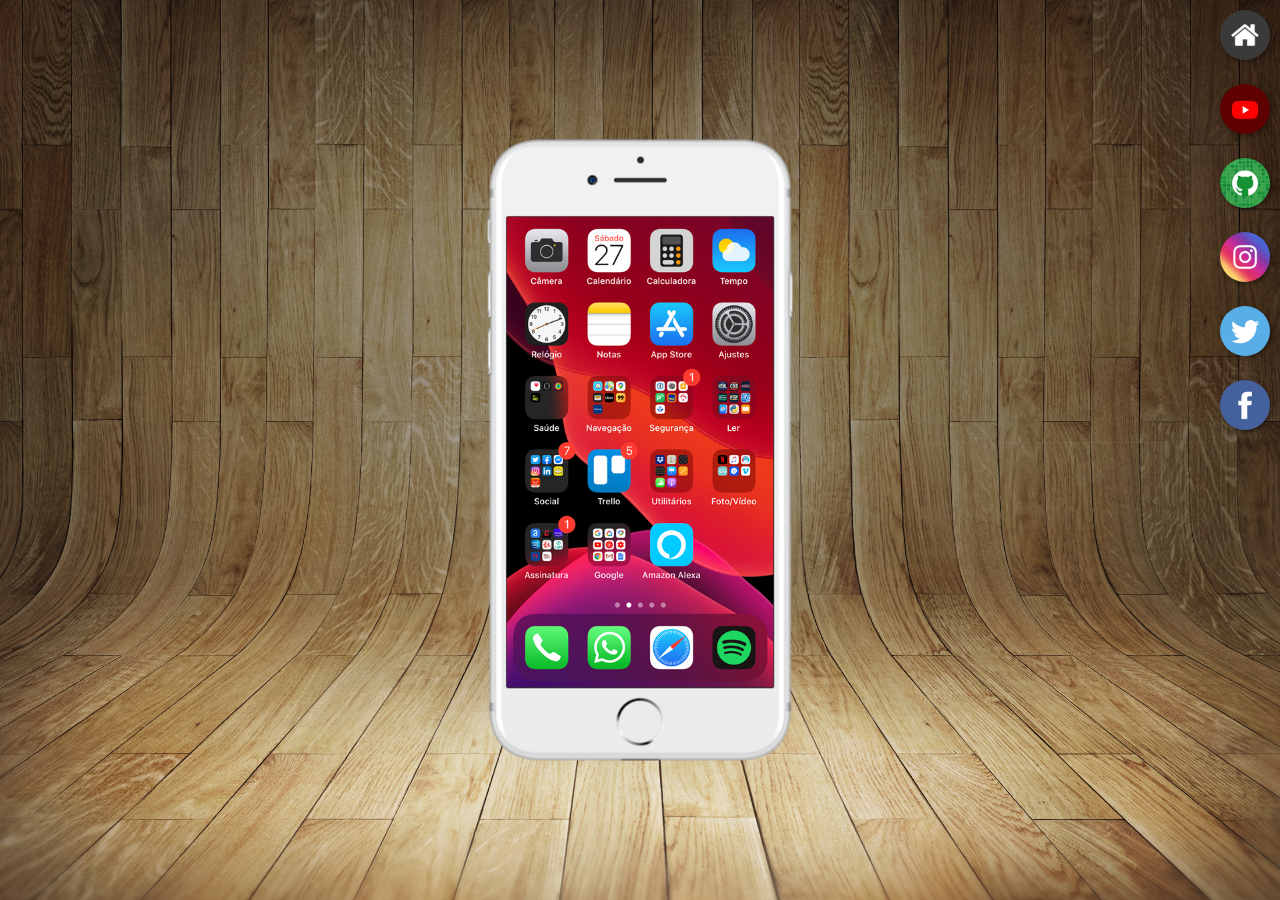
<file: index.html>
<!DOCTYPE html>
<html lang="pt-br">
<head>
    <meta charset="UTF-8">
    <meta http-equiv="X-UA-Compatible" content="IE=edge">
    <meta name="viewport" content="width=device-width, initial-scale=1.0">
    <link rel="shortcut icon" href="favicon.ico" type="image/x-icon">

    <link rel="stylesheet" href="estilo/style.css">
    <title>Projeto Redes Sociais</title>
    
</head>
<body>
    <main>
        <section id="telefone">
            <iframe src="home.html" name="tela" id="tela" frameborder="0">
                Seu navegador não é compativel com isso.
            </iframe>
        </section>
        <section id="redes-sociais">
            <a href="home.html" target="tela"><img src="imagens/logo-home.jpg" alt="home"></a> <br>
            <a href="youtube.html" target="tela"><img src="imagens/logo-youtube.jpg" alt="youtube"></a> <br>
            <a href="github.html" target="tela"><img src="imagens/logo-github.jpg" alt="github"></a> <br>
            <a href="instagram.html" target="tela"><img src="imagens/logo-instagram.jpg" alt="intagram"></a> <br>
            <a href="twiter.html" target="tela"><img src="imagens/logo-twitter.jpg" alt="twiter"></a> <br>
            <a href="facebook.html" target="tela"><img src="imagens/logo-facebook.jpg" alt="facebook"></a>
        </section>
    </main>
</body>
</html>
</file>
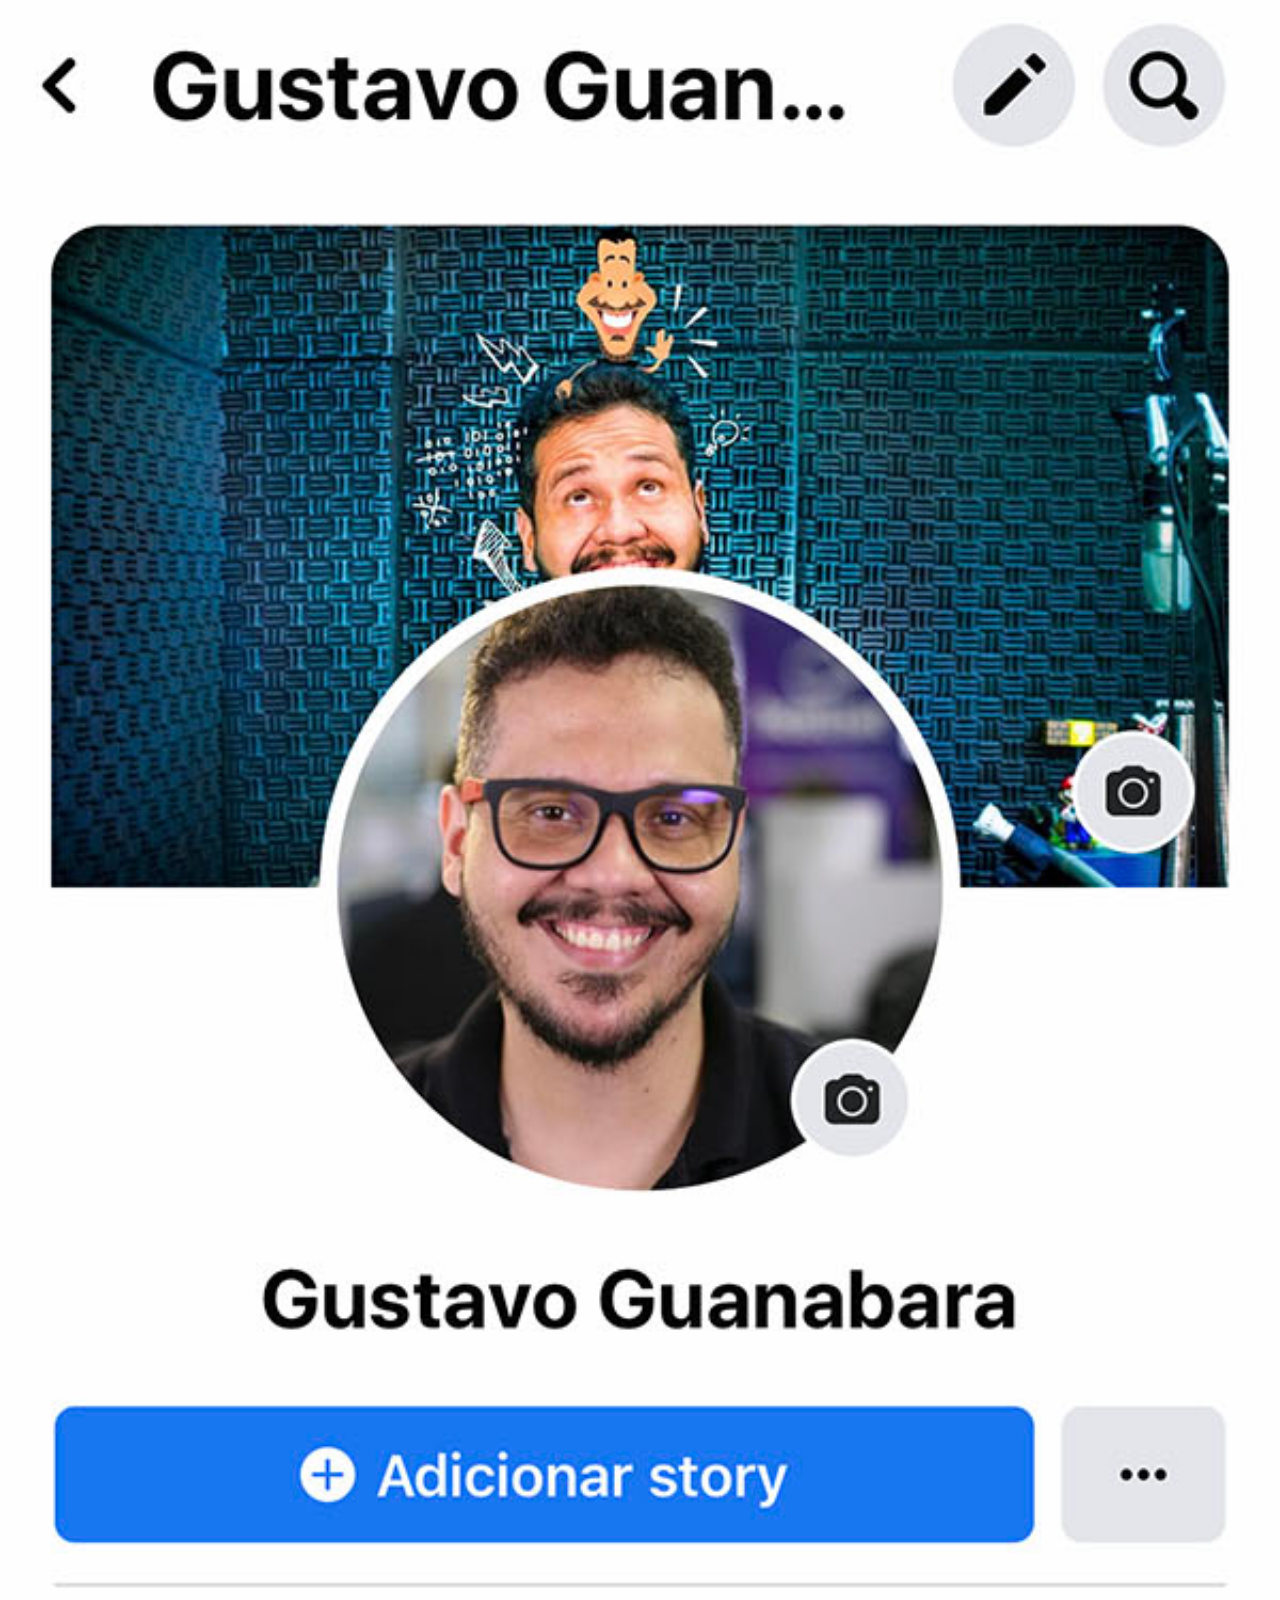
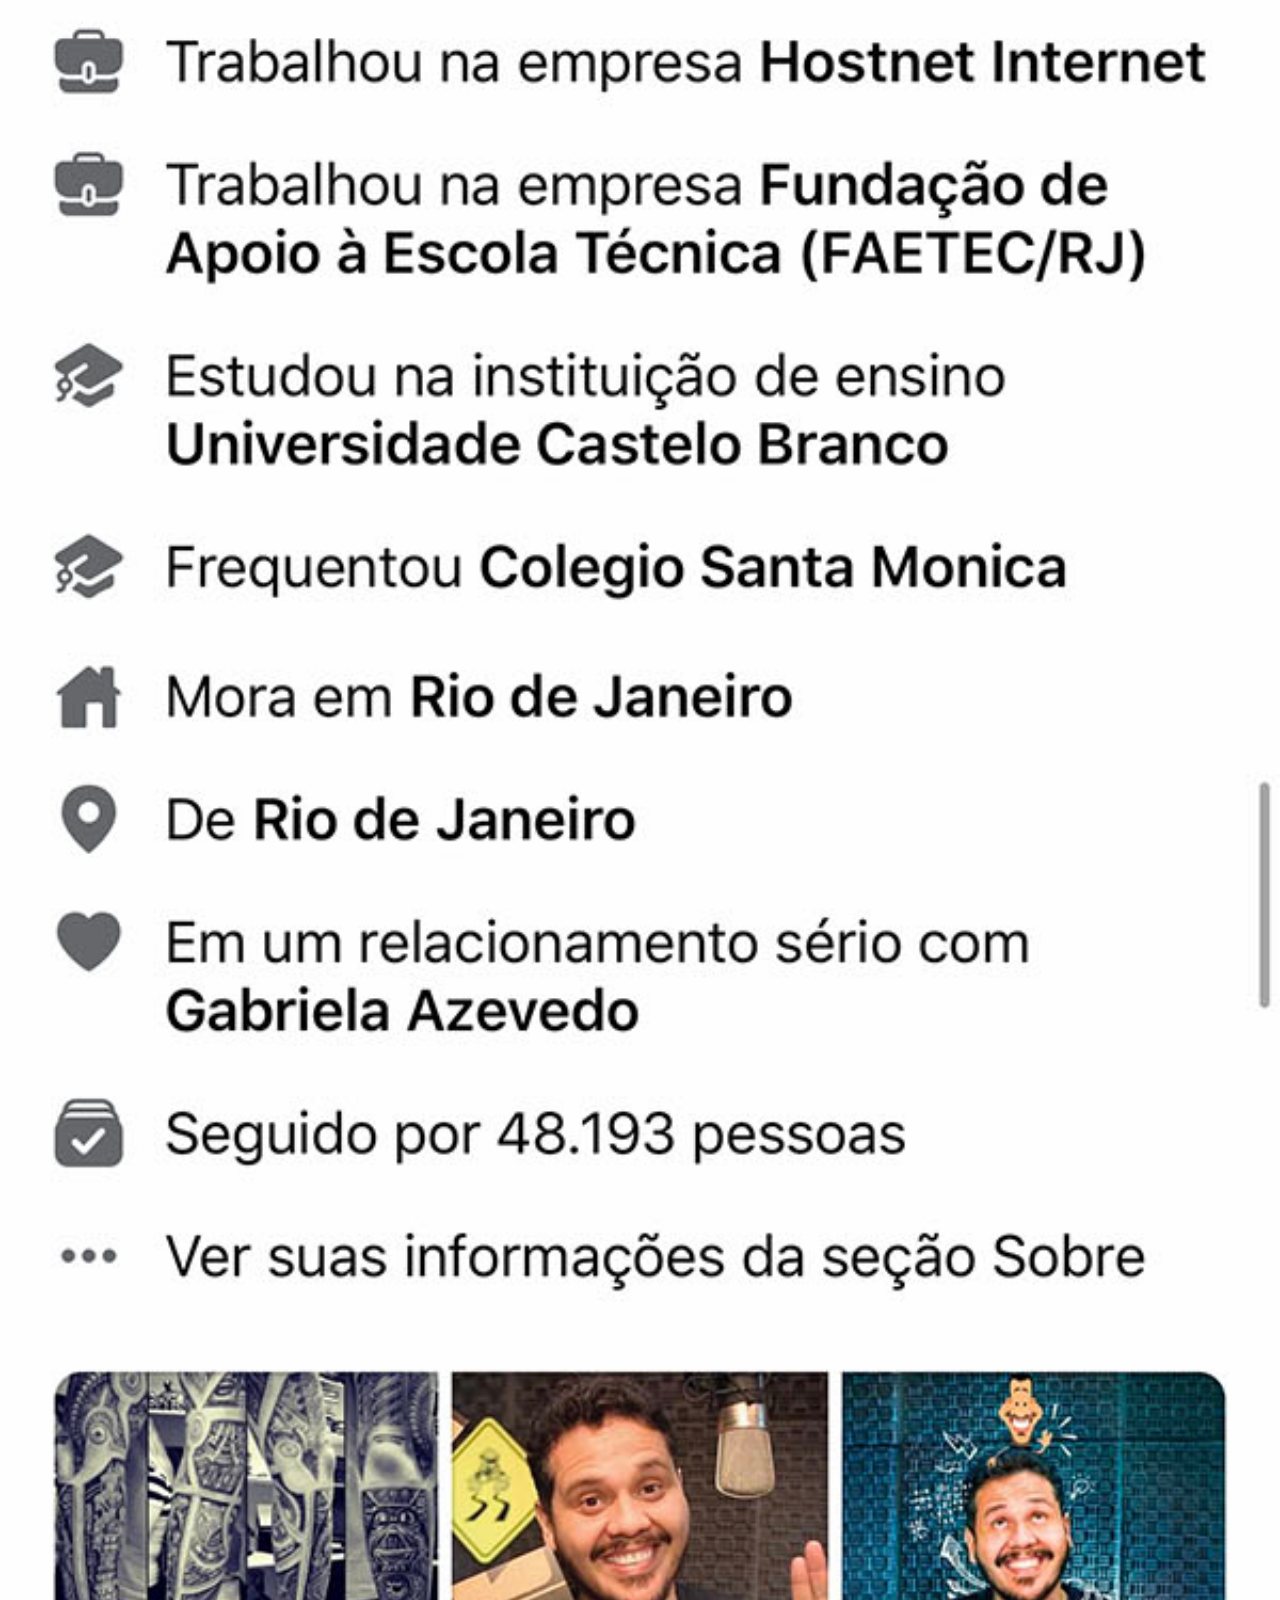
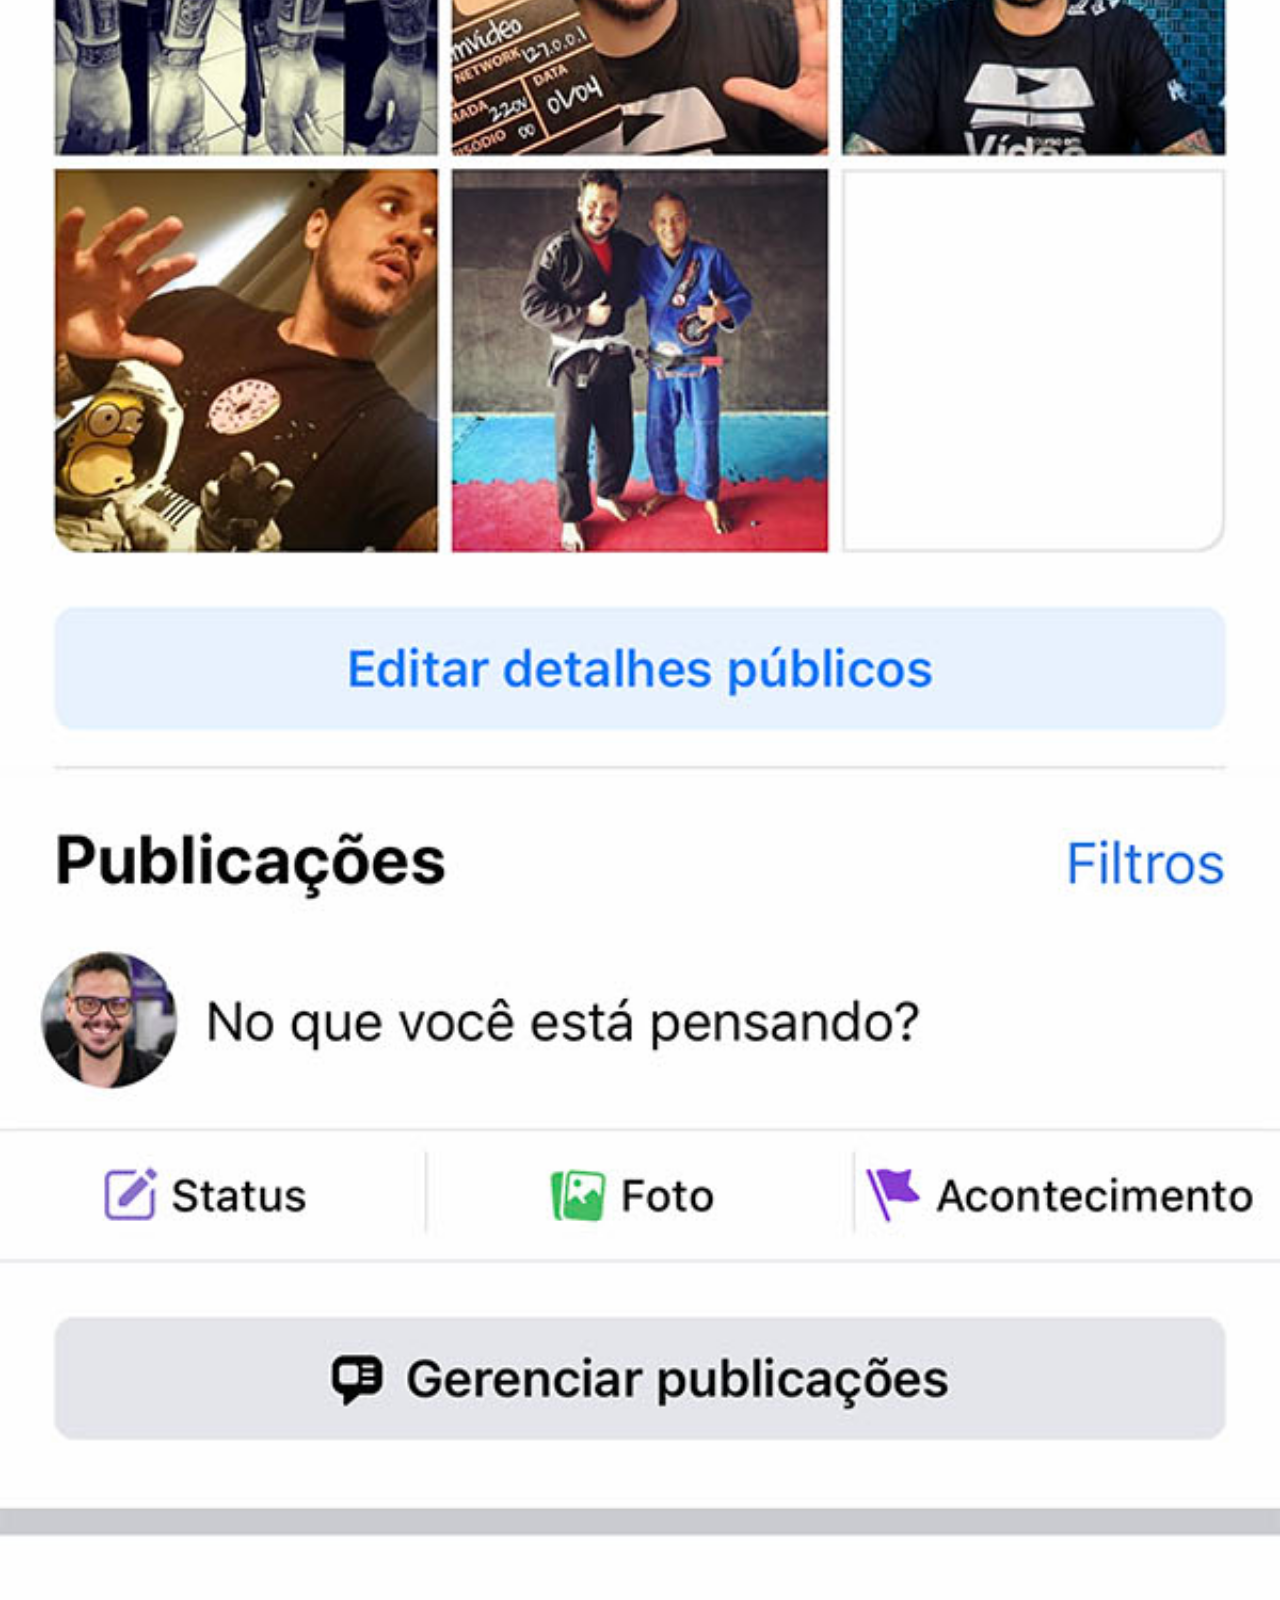
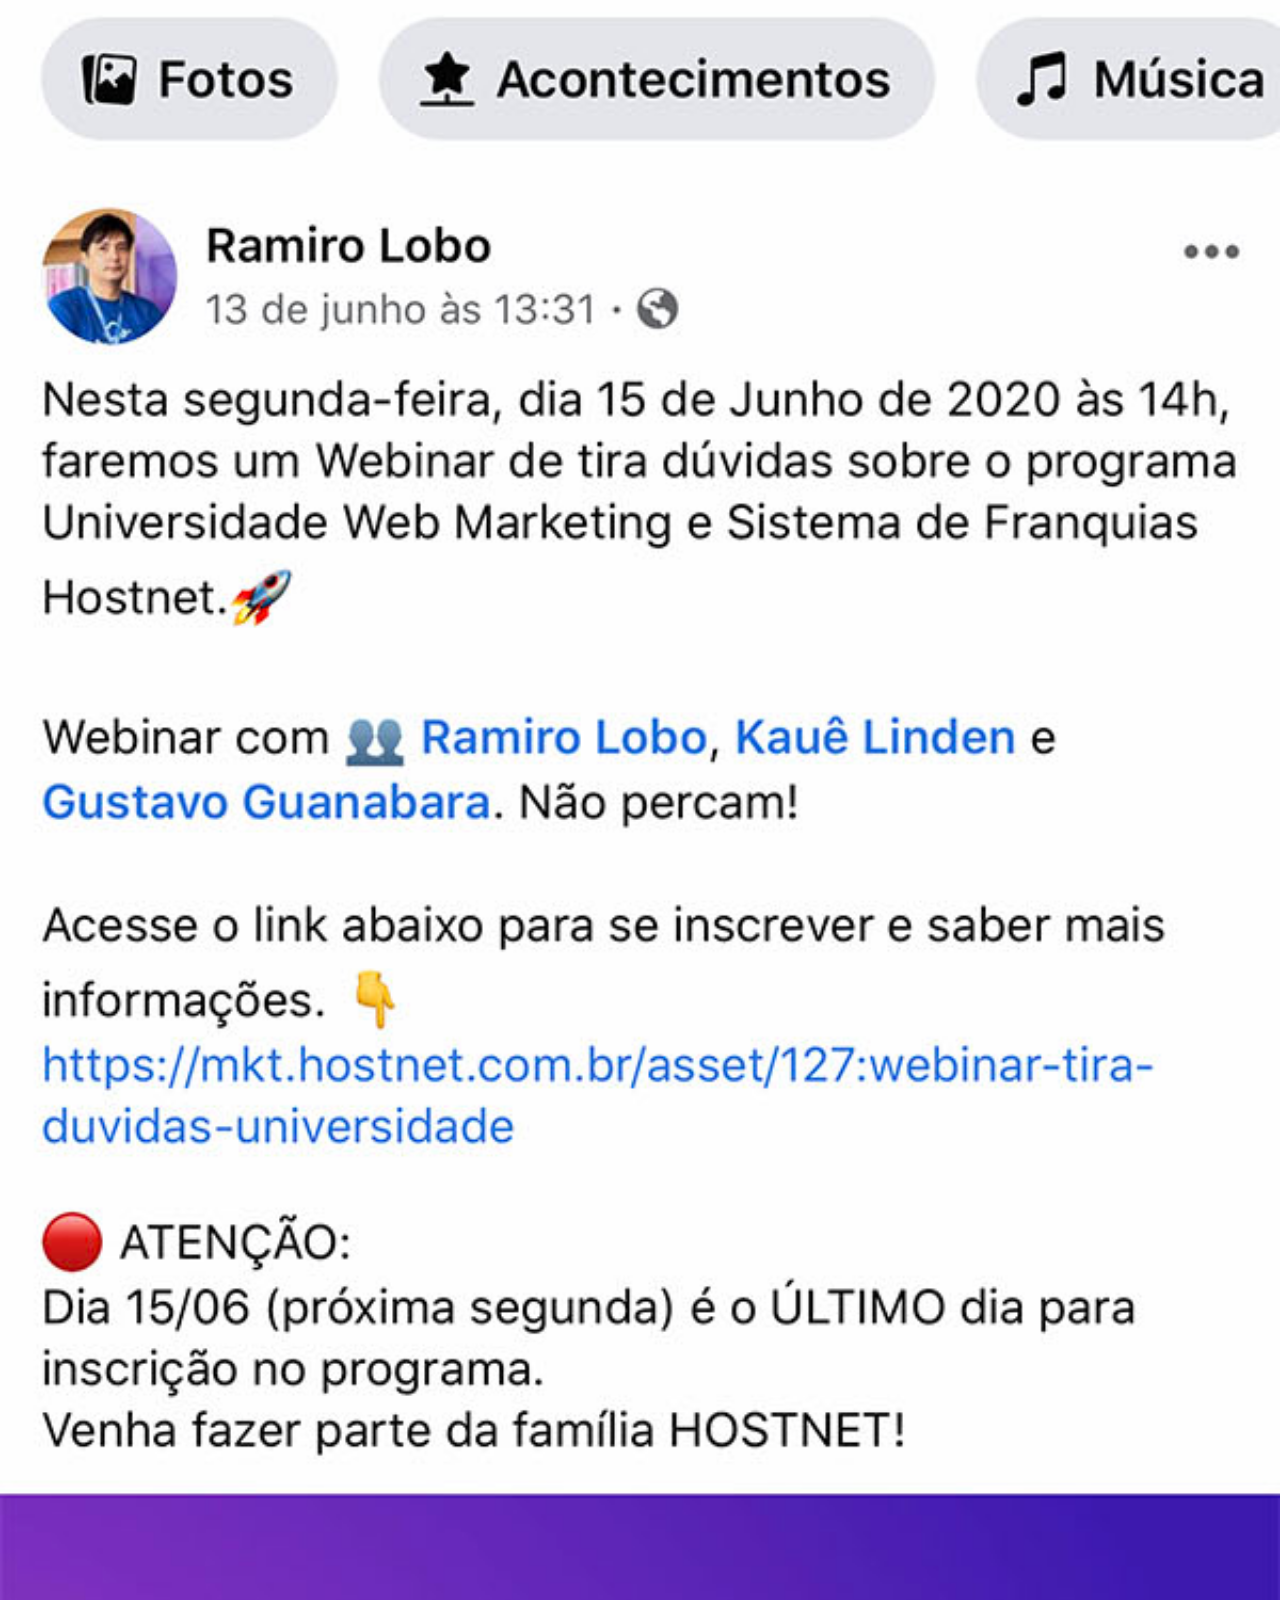
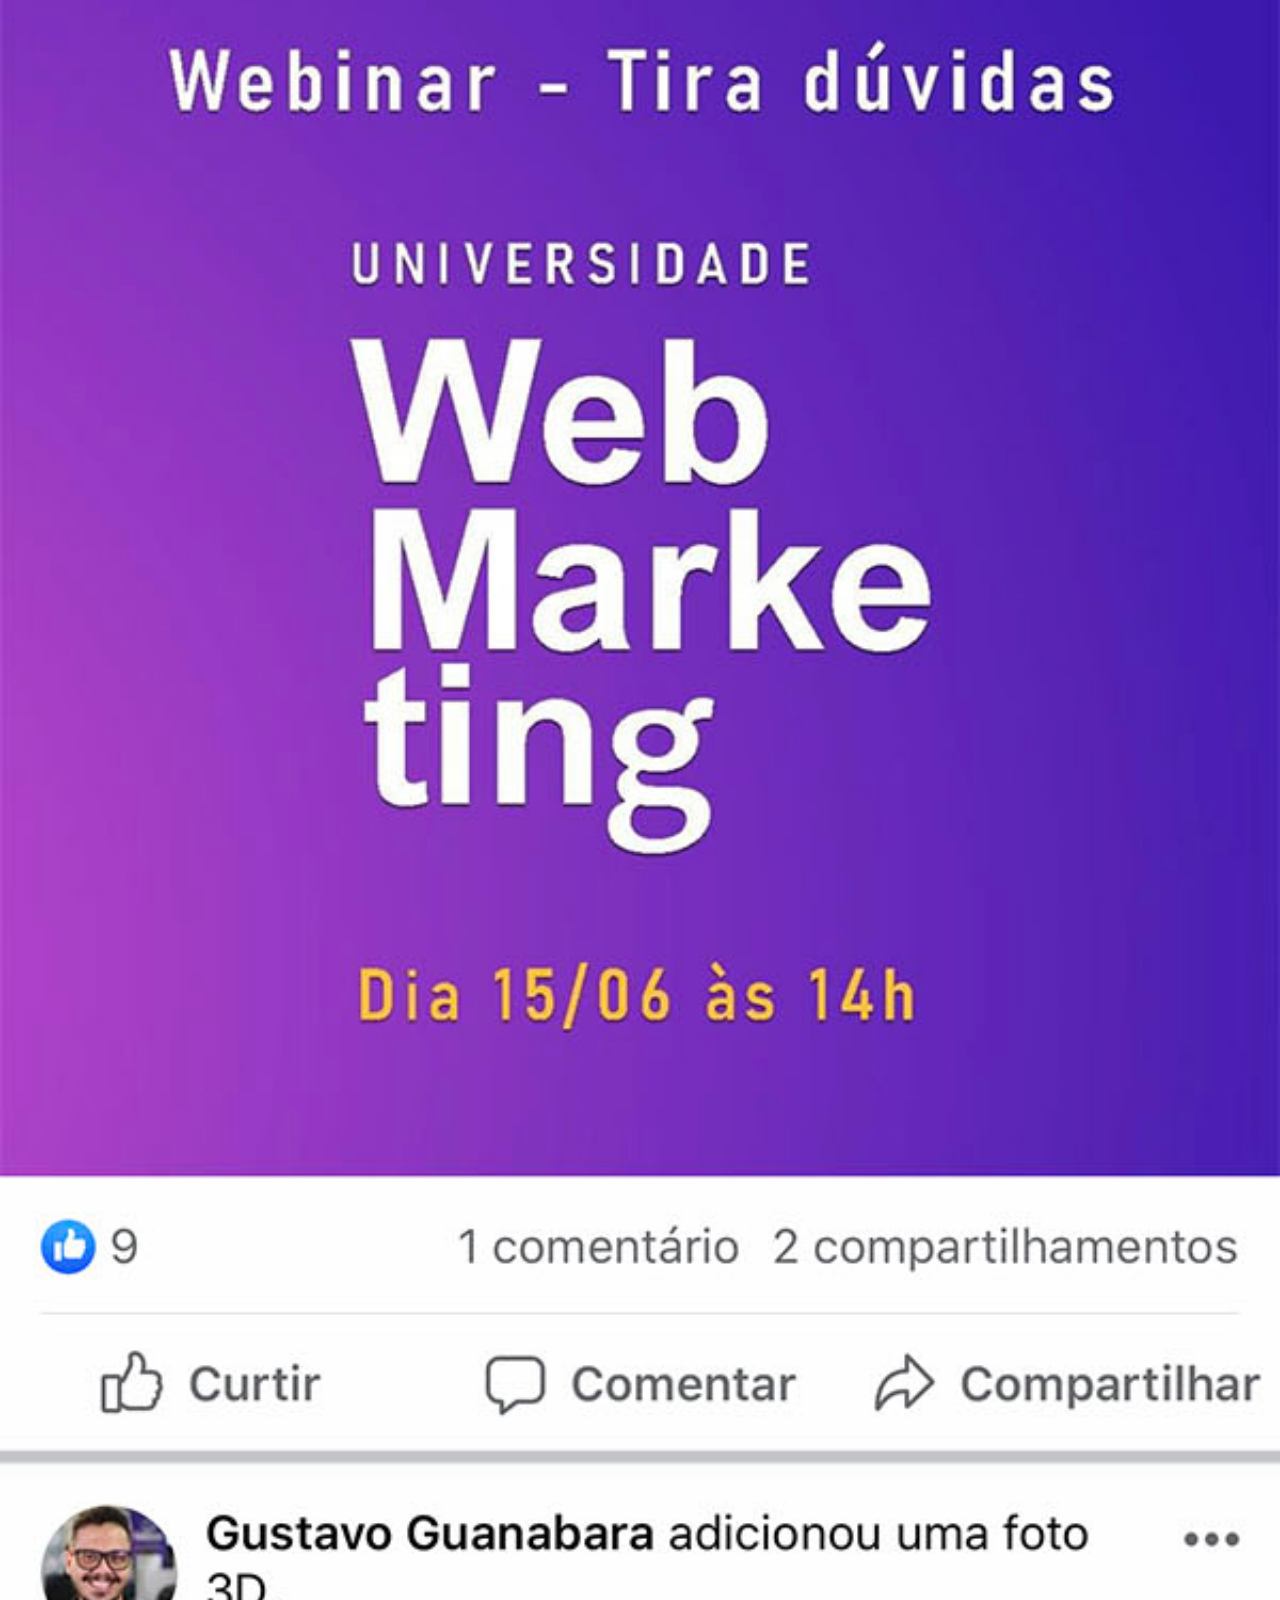
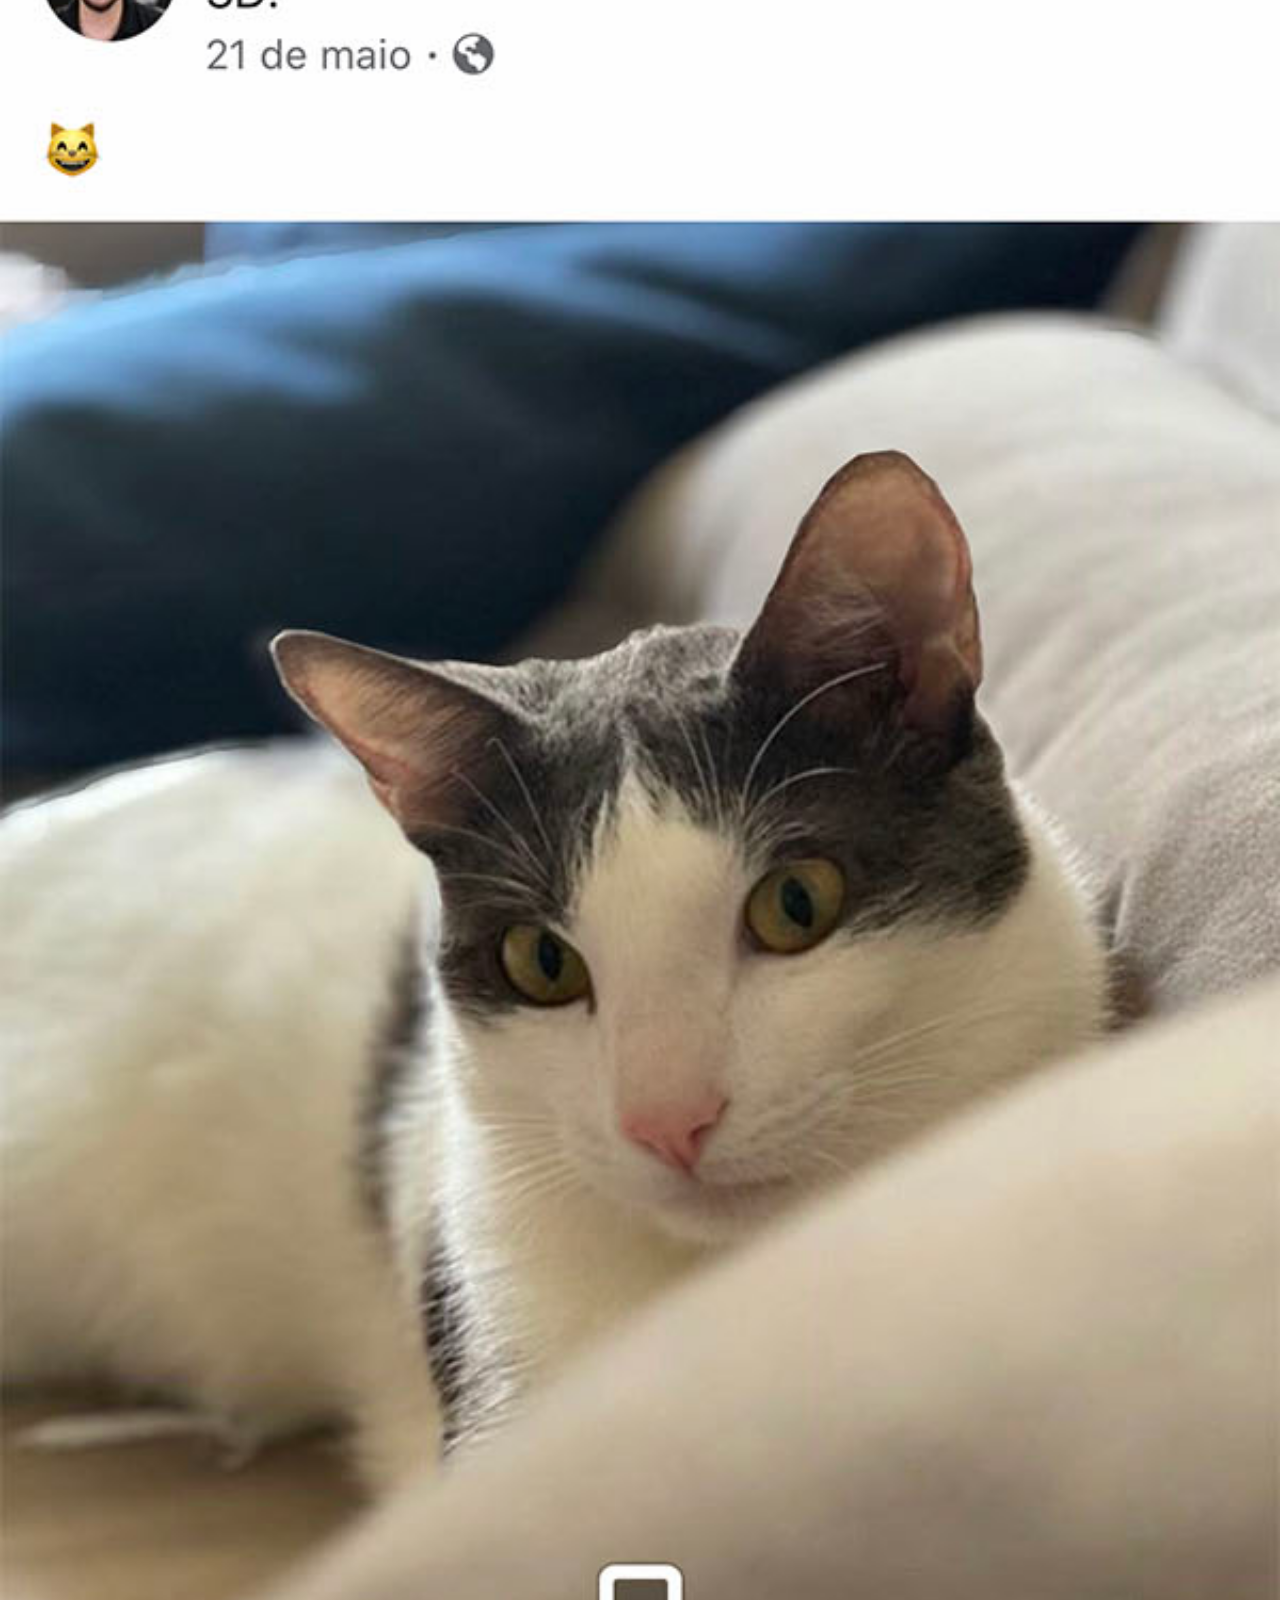
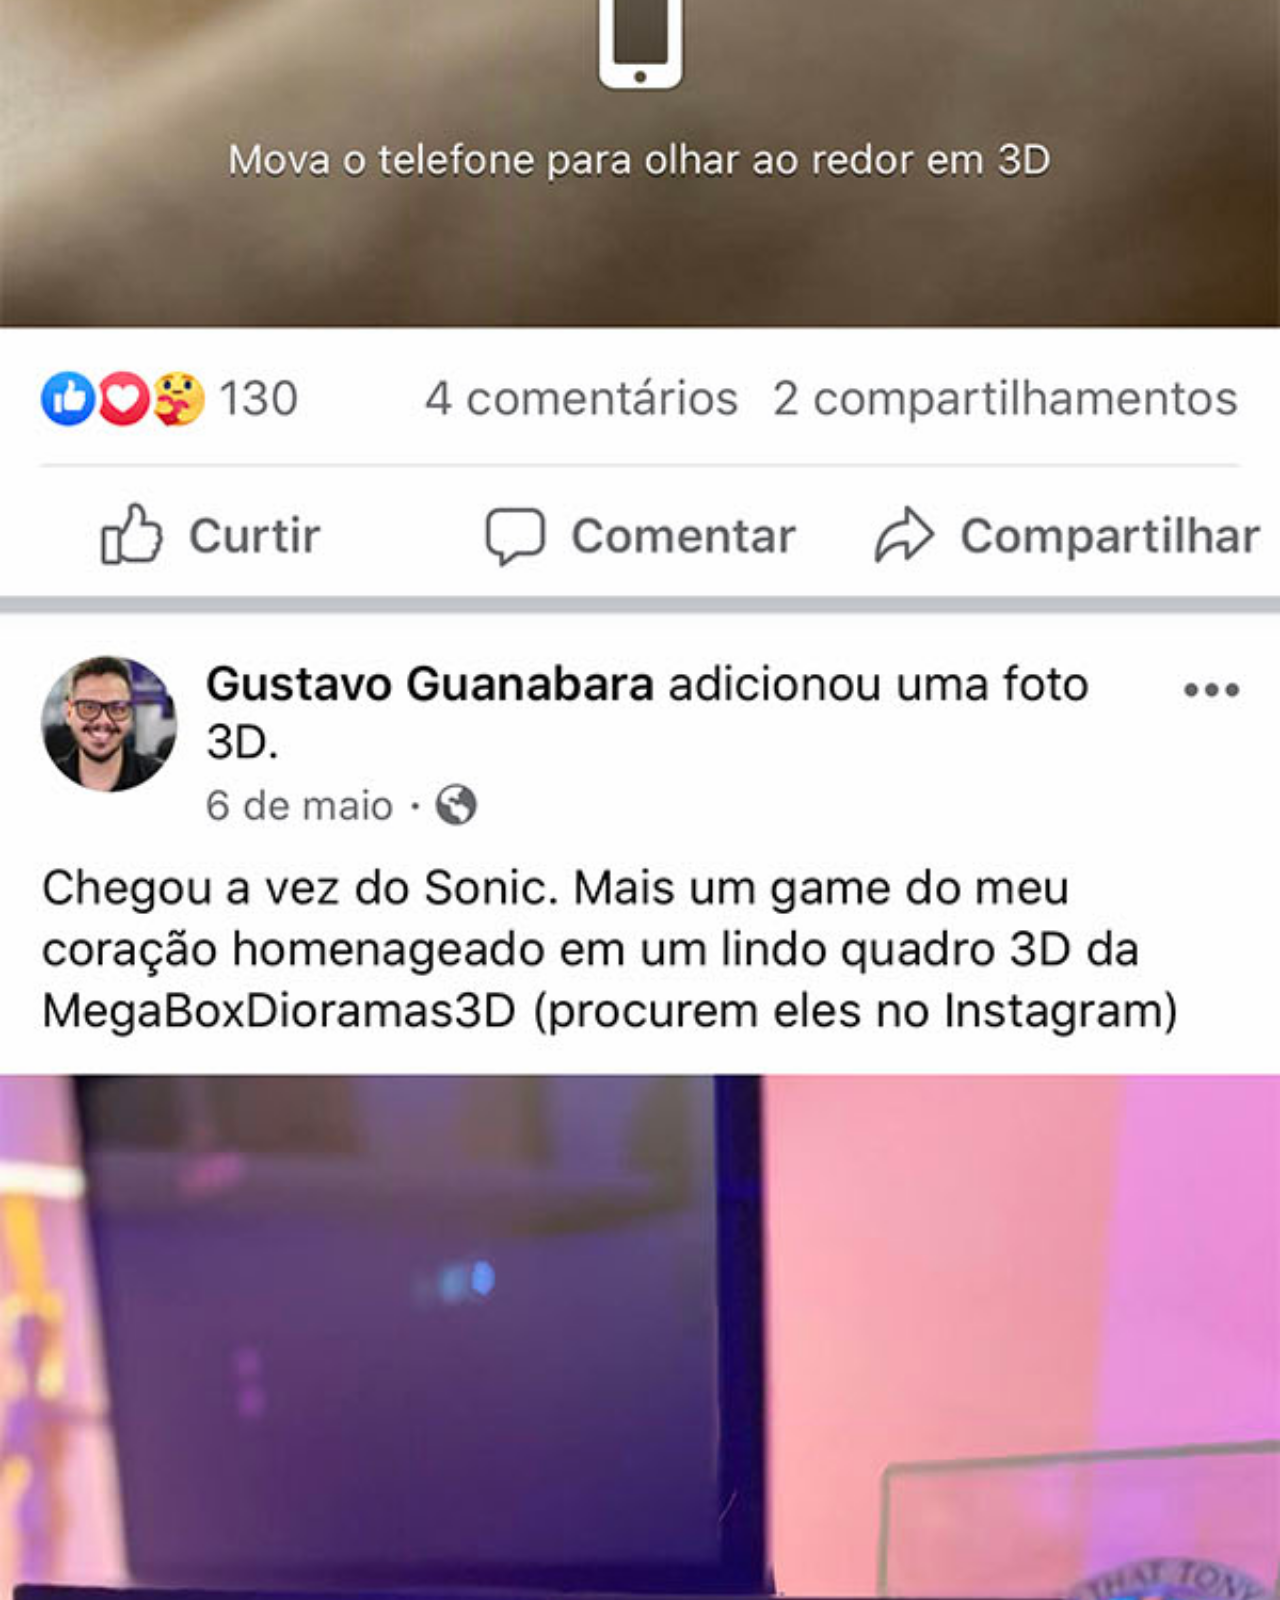
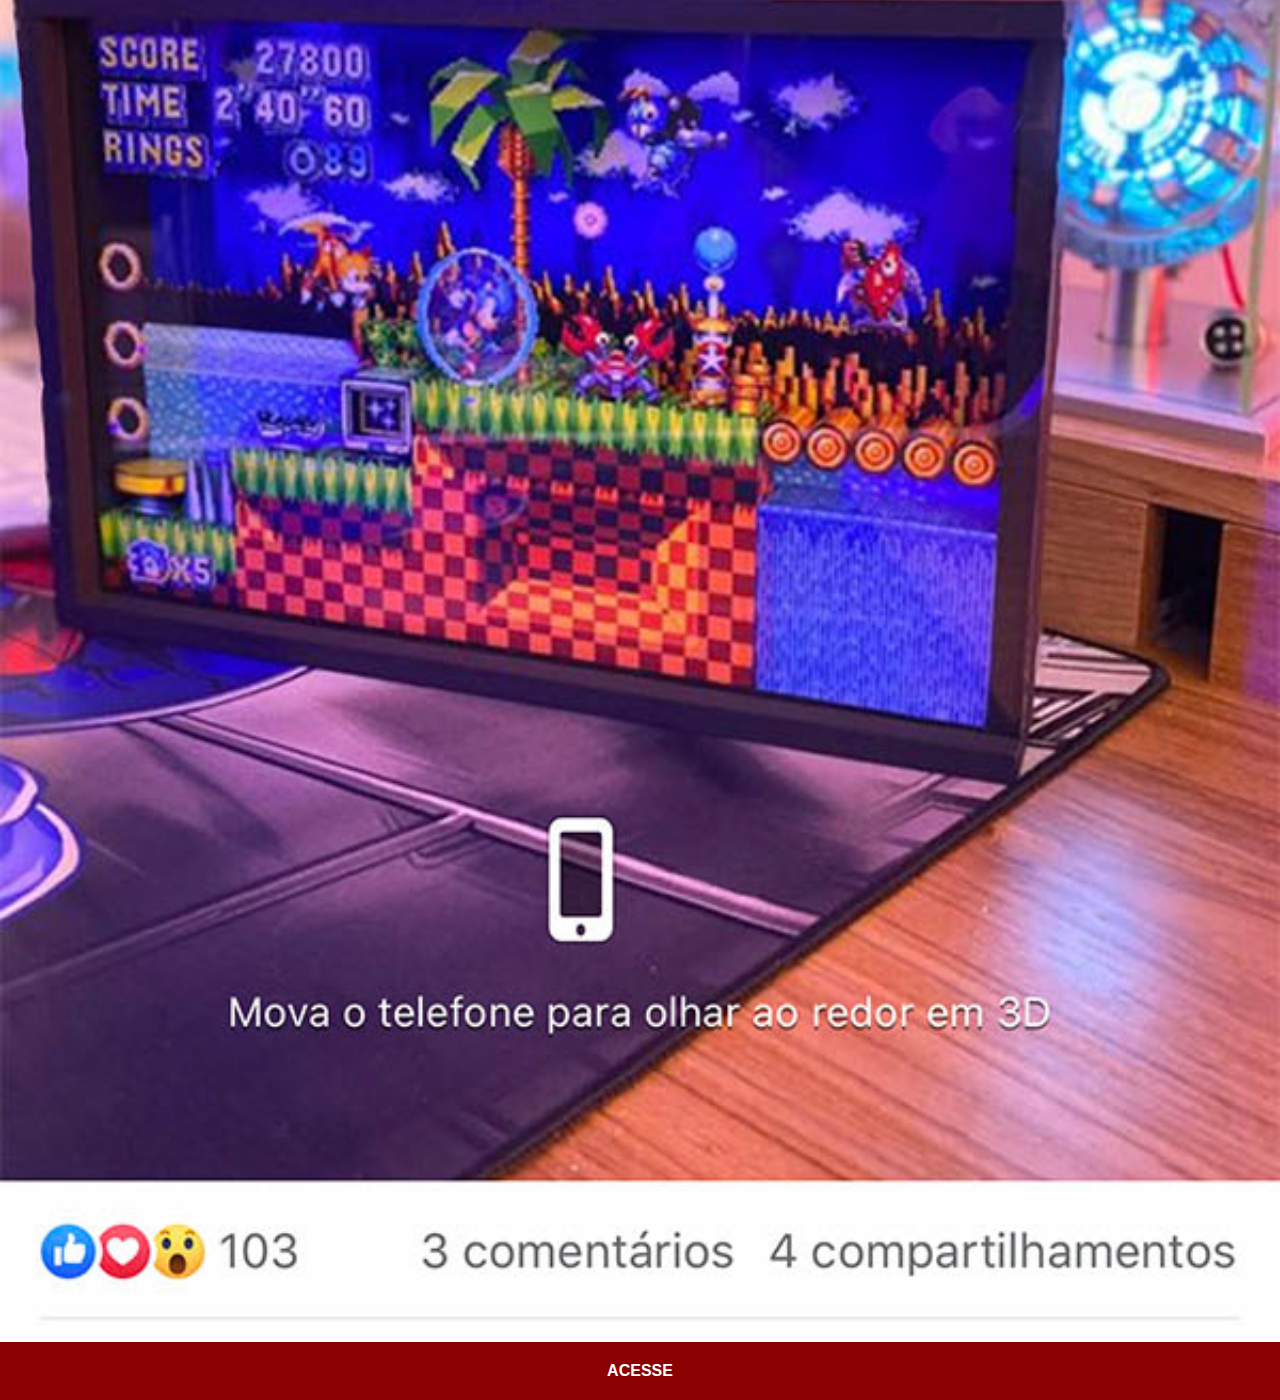
<file: facebook.html>
<!DOCTYPE html>
<html lang="pt-br">
<head>
    <meta charset="UTF-8">
    <meta http-equiv="X-UA-Compatible" content="IE=edge">
    <meta name="viewport" content="width=device-width, initial-scale=1.0">
    <title>facebook</title>
    <link rel="stylesheet" href="estilo/social.css">
</head>
<body>
    <img src="imagens/tela-facebook.jpg" alt="facebook">
    <a href="https://www.facebook.com/gustavoguanabara/" target="_blank">ACESSE</a>
</body>
</html>
</file>
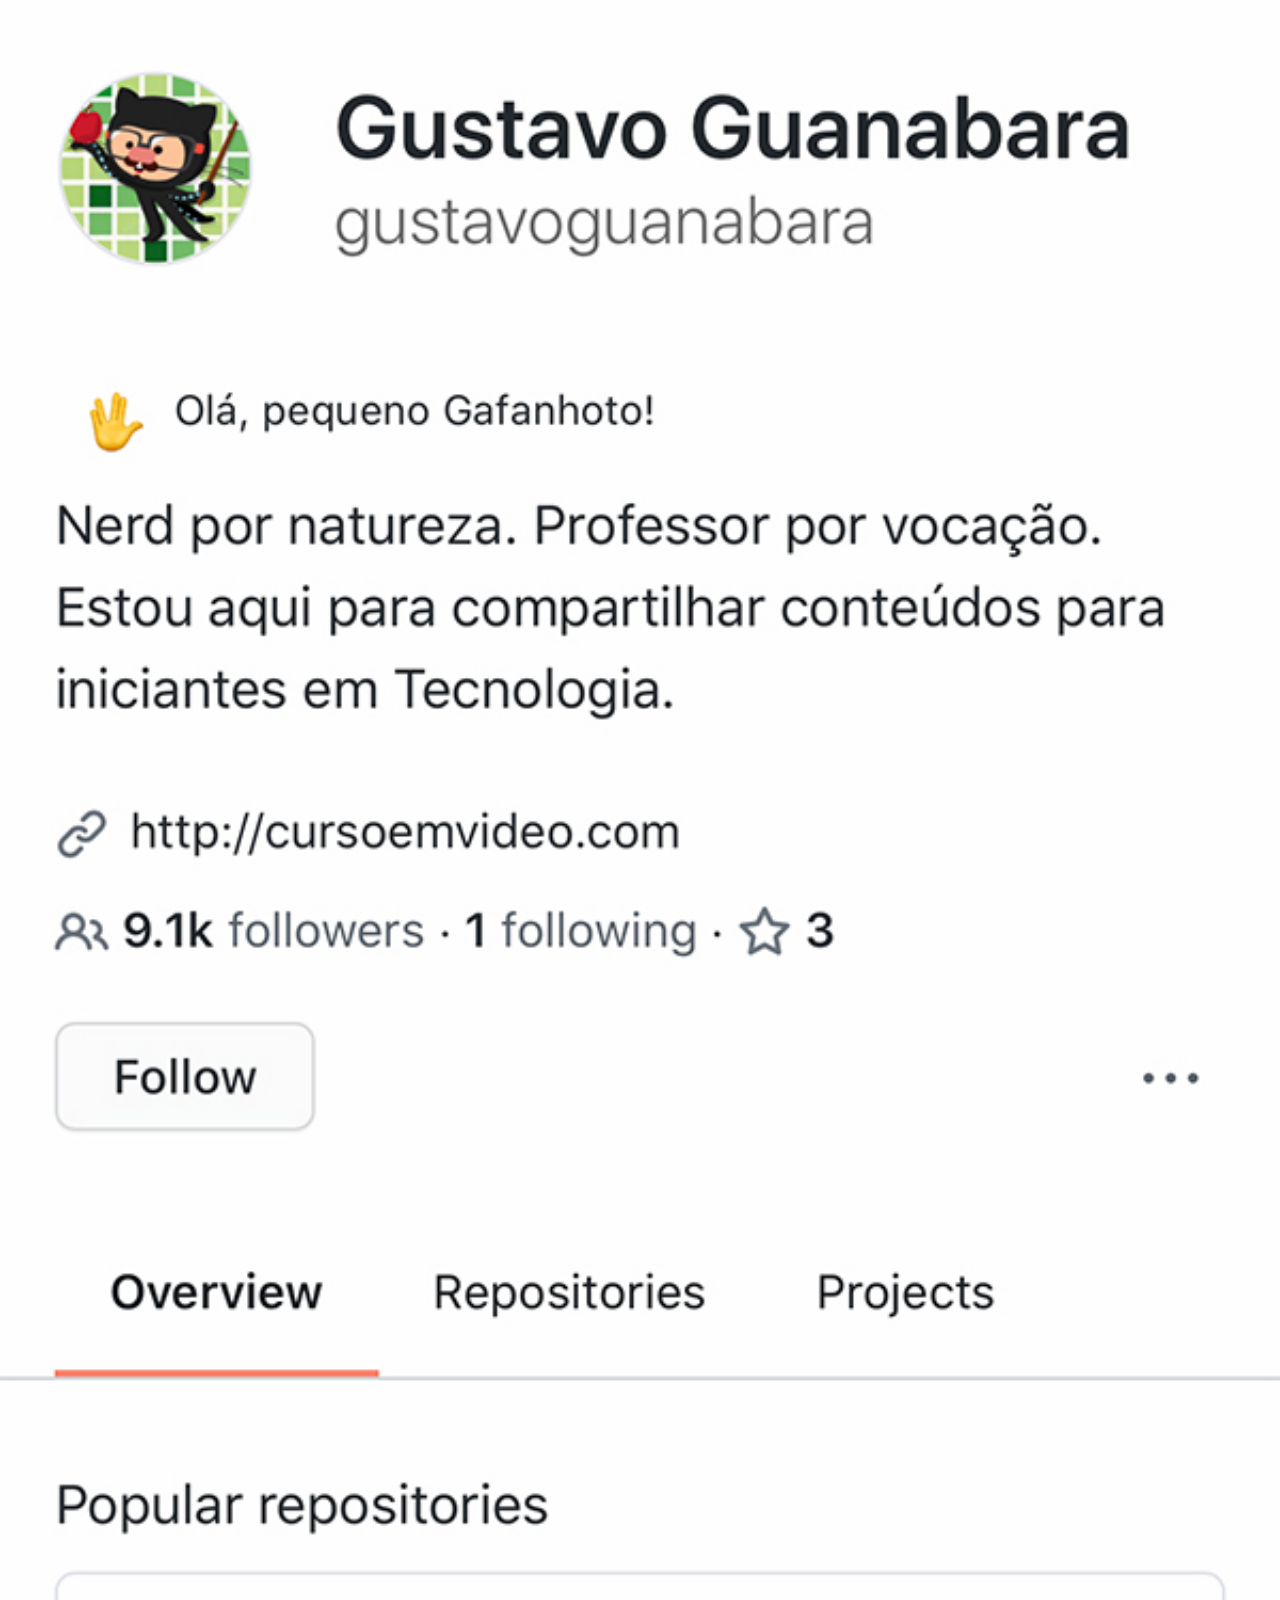
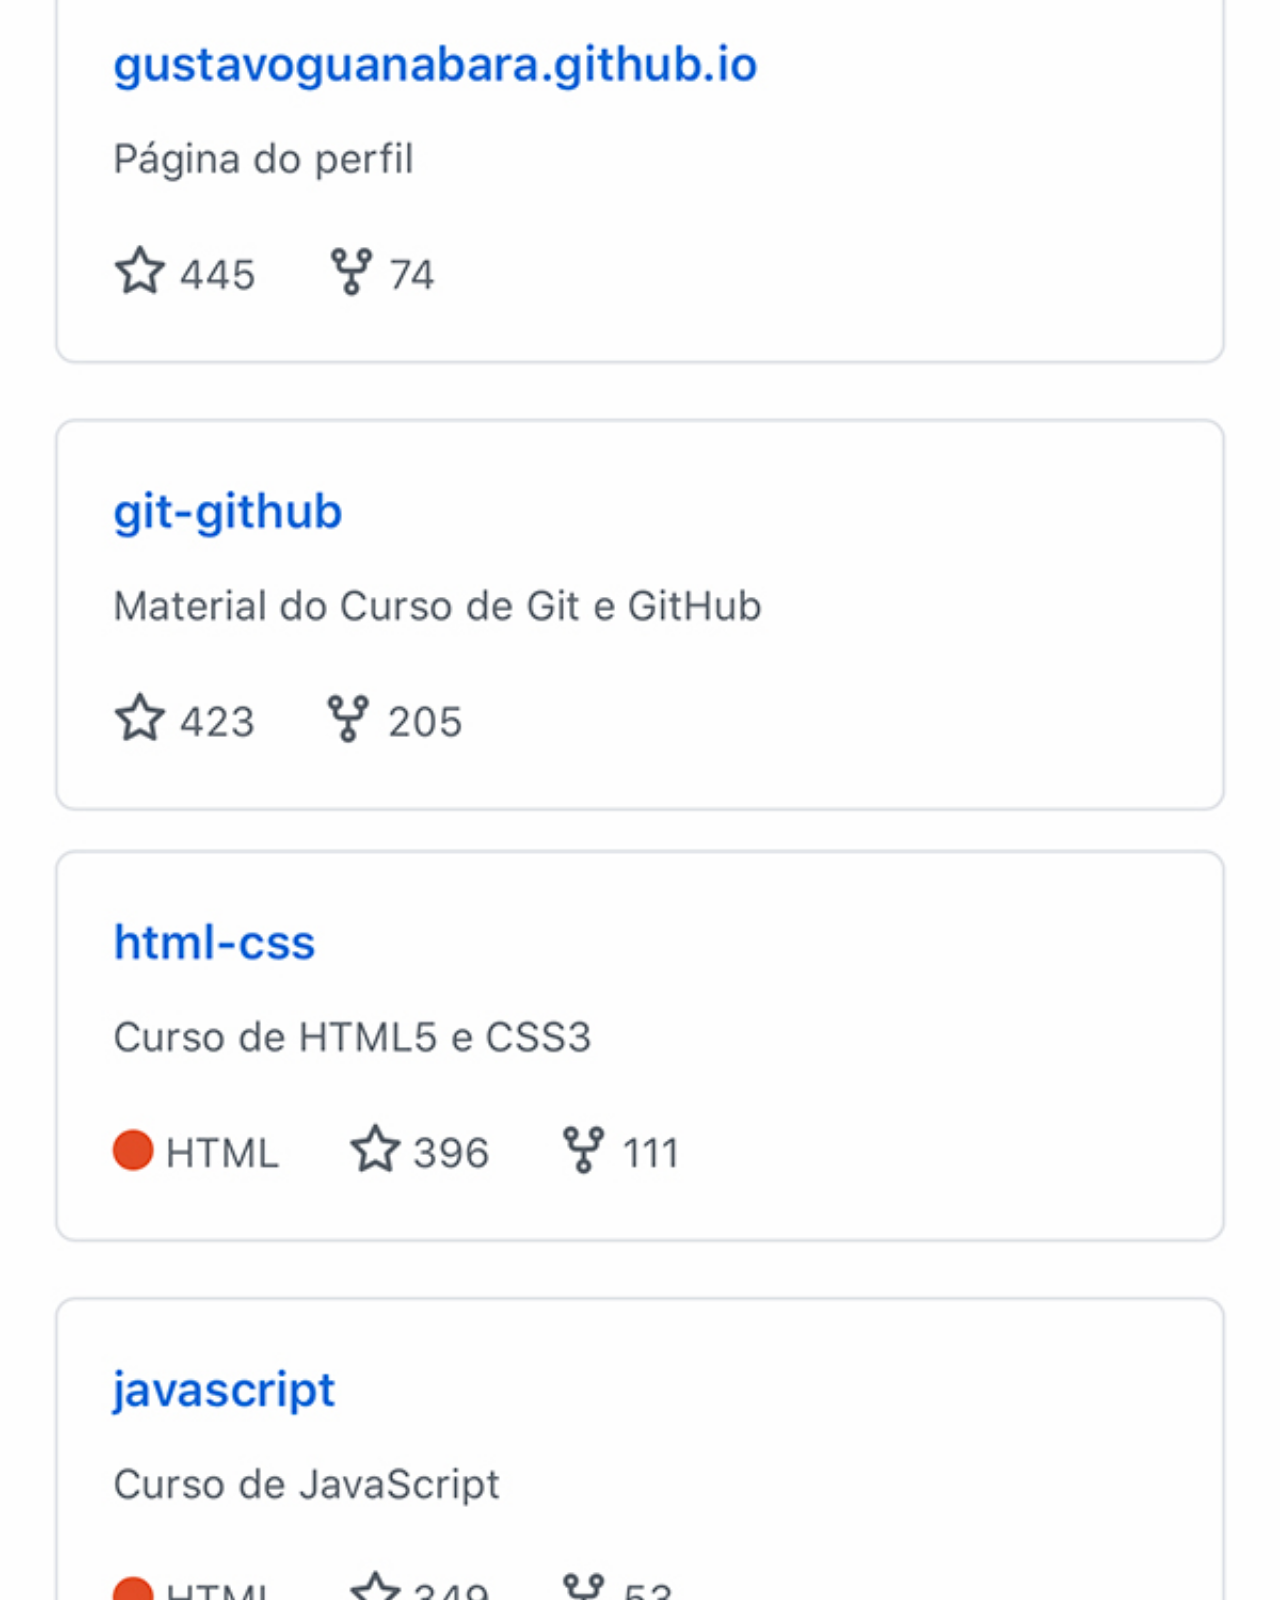
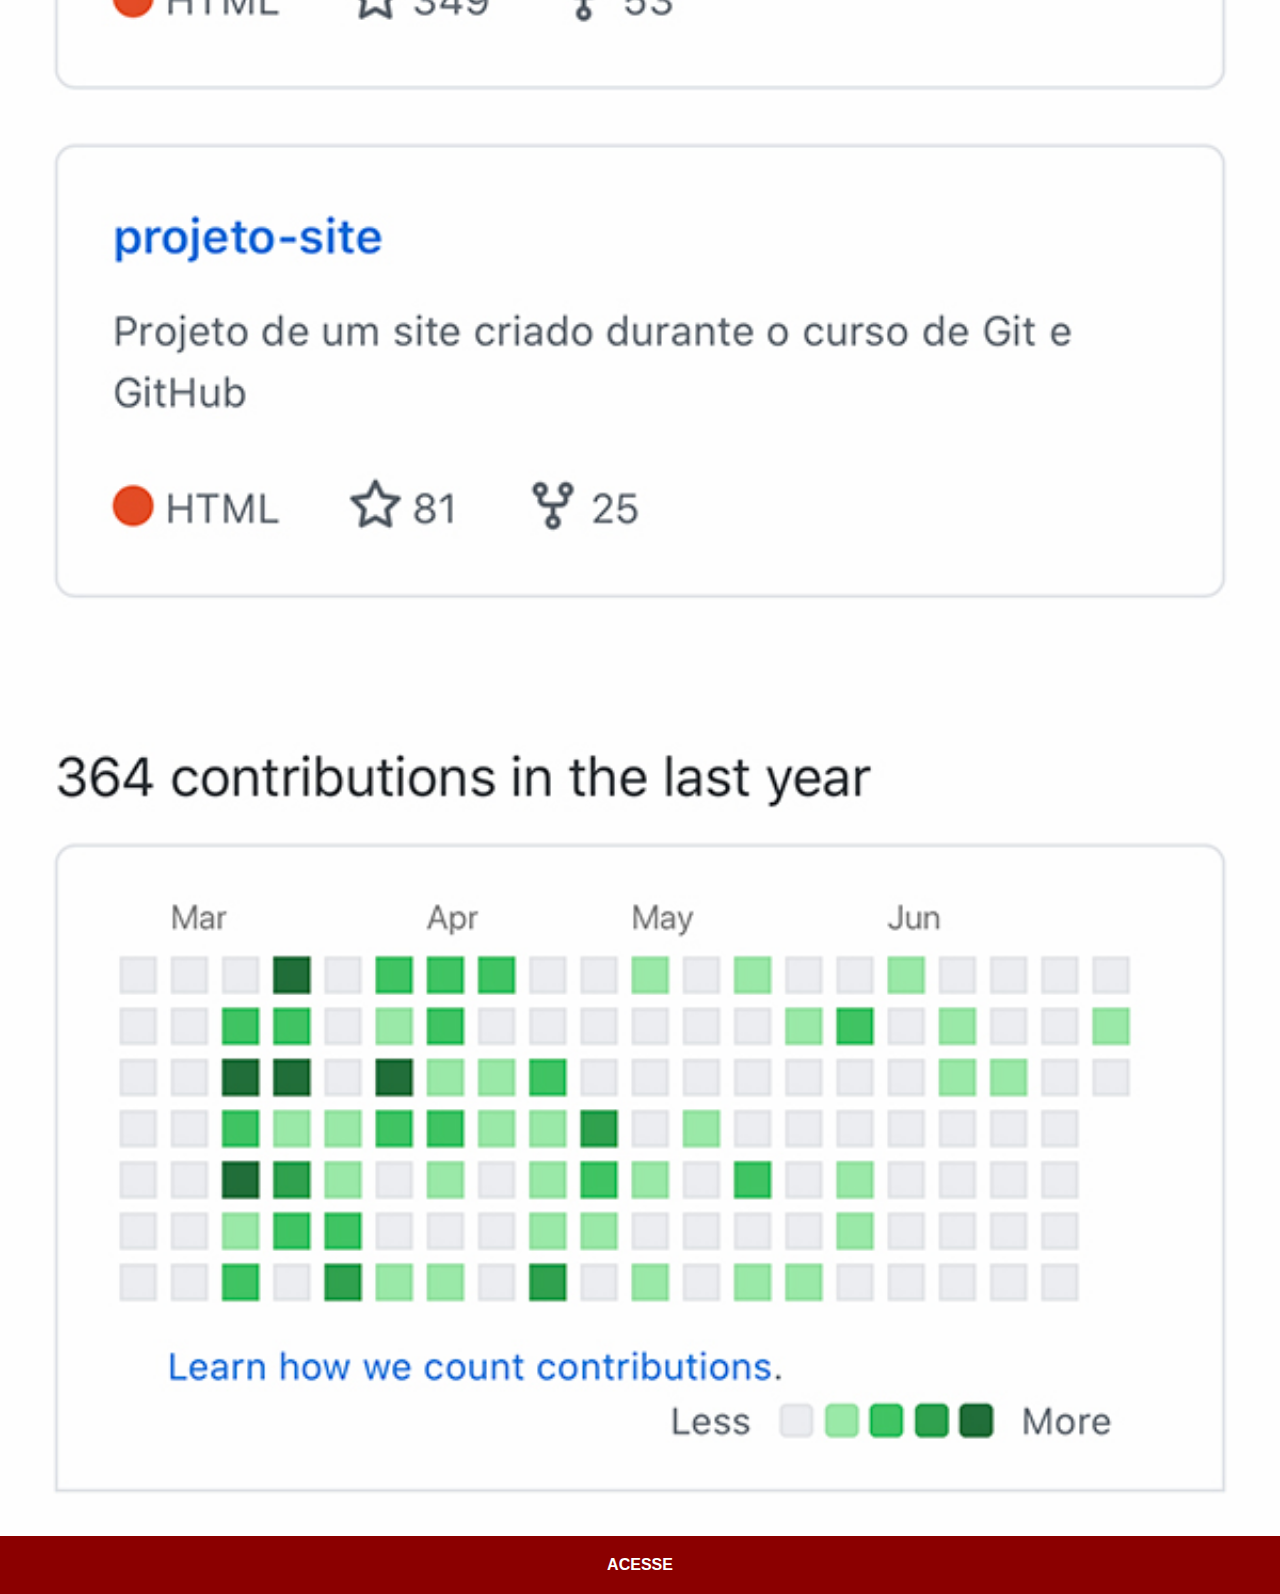
<file: github.html>
<!DOCTYPE html>
<html lang="pt-br">
<head>
    <meta charset="UTF-8">
    <meta http-equiv="X-UA-Compatible" content="IE=edge">
    <meta name="viewport" content="width=device-width, initial-scale=1.0">
    <title>Github</title>
    <link rel="stylesheet" href="estilo/social.css">
</head>
<body>
    <img src="imagens/tela-github.jpg" alt="github">
    <a href="https://github.com/guilhermehlima?tab=repositories" target="_blank">ACESSE</a>
</body>
</html>
</file>
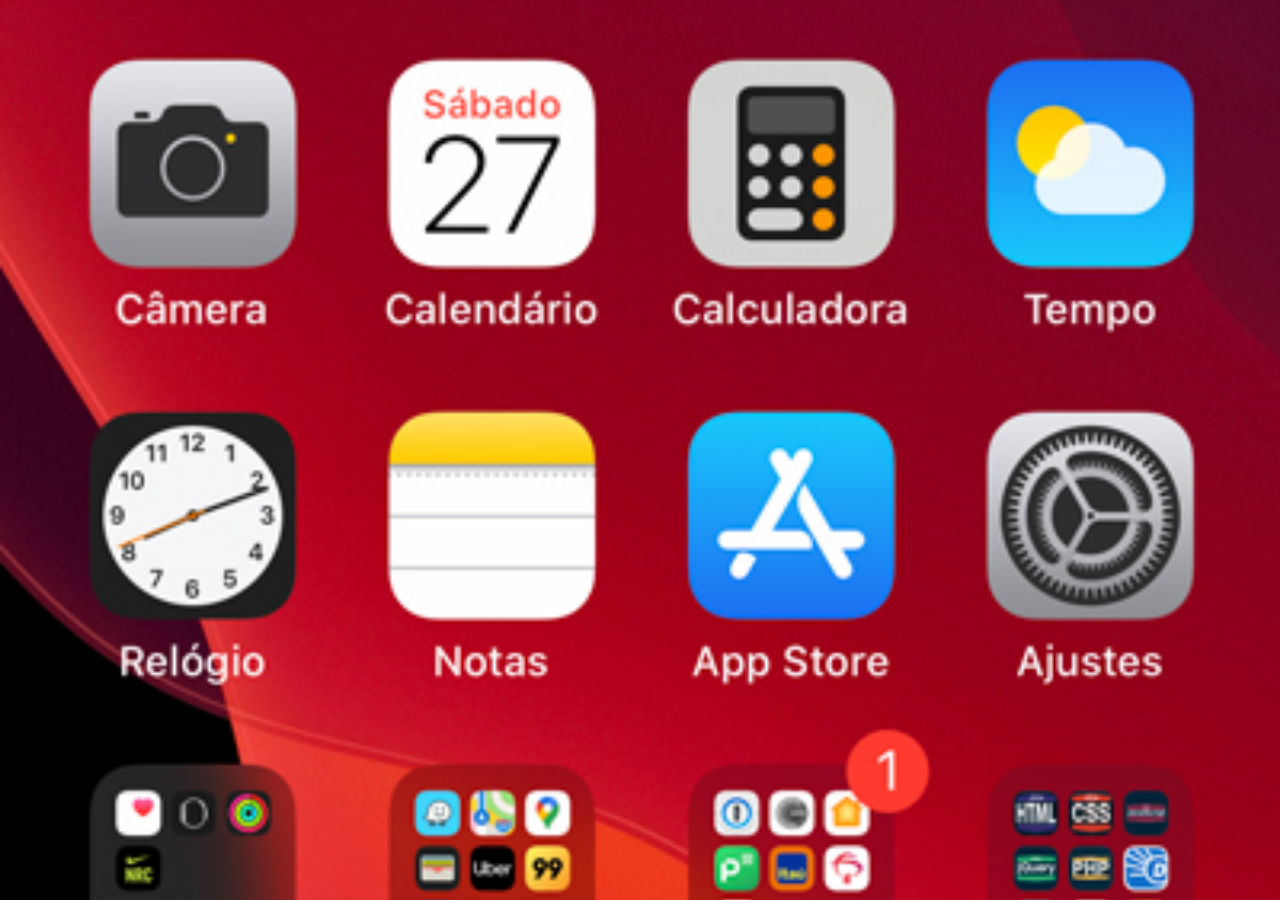
<file: home.html>
<!DOCTYPE html>
<html lang="pt-br">
<head>
    <meta charset="UTF-8">
    <meta http-equiv="X-UA-Compatible" content="IE=edge">
    <meta name="viewport" content="width=device-width, initial-scale=1.0">
    <title>Home</title>
</head>

<style>
    * {
        margin: 0px;
        padding: 0px;
    }

    body {
        width: 100vw;
        height: 100vh;
        background: black url(imagens/tela-home.jpg) no-repeat top center;
        background-size: cover;
    }
</style>
<body>
    
</body>
</html>
</file>
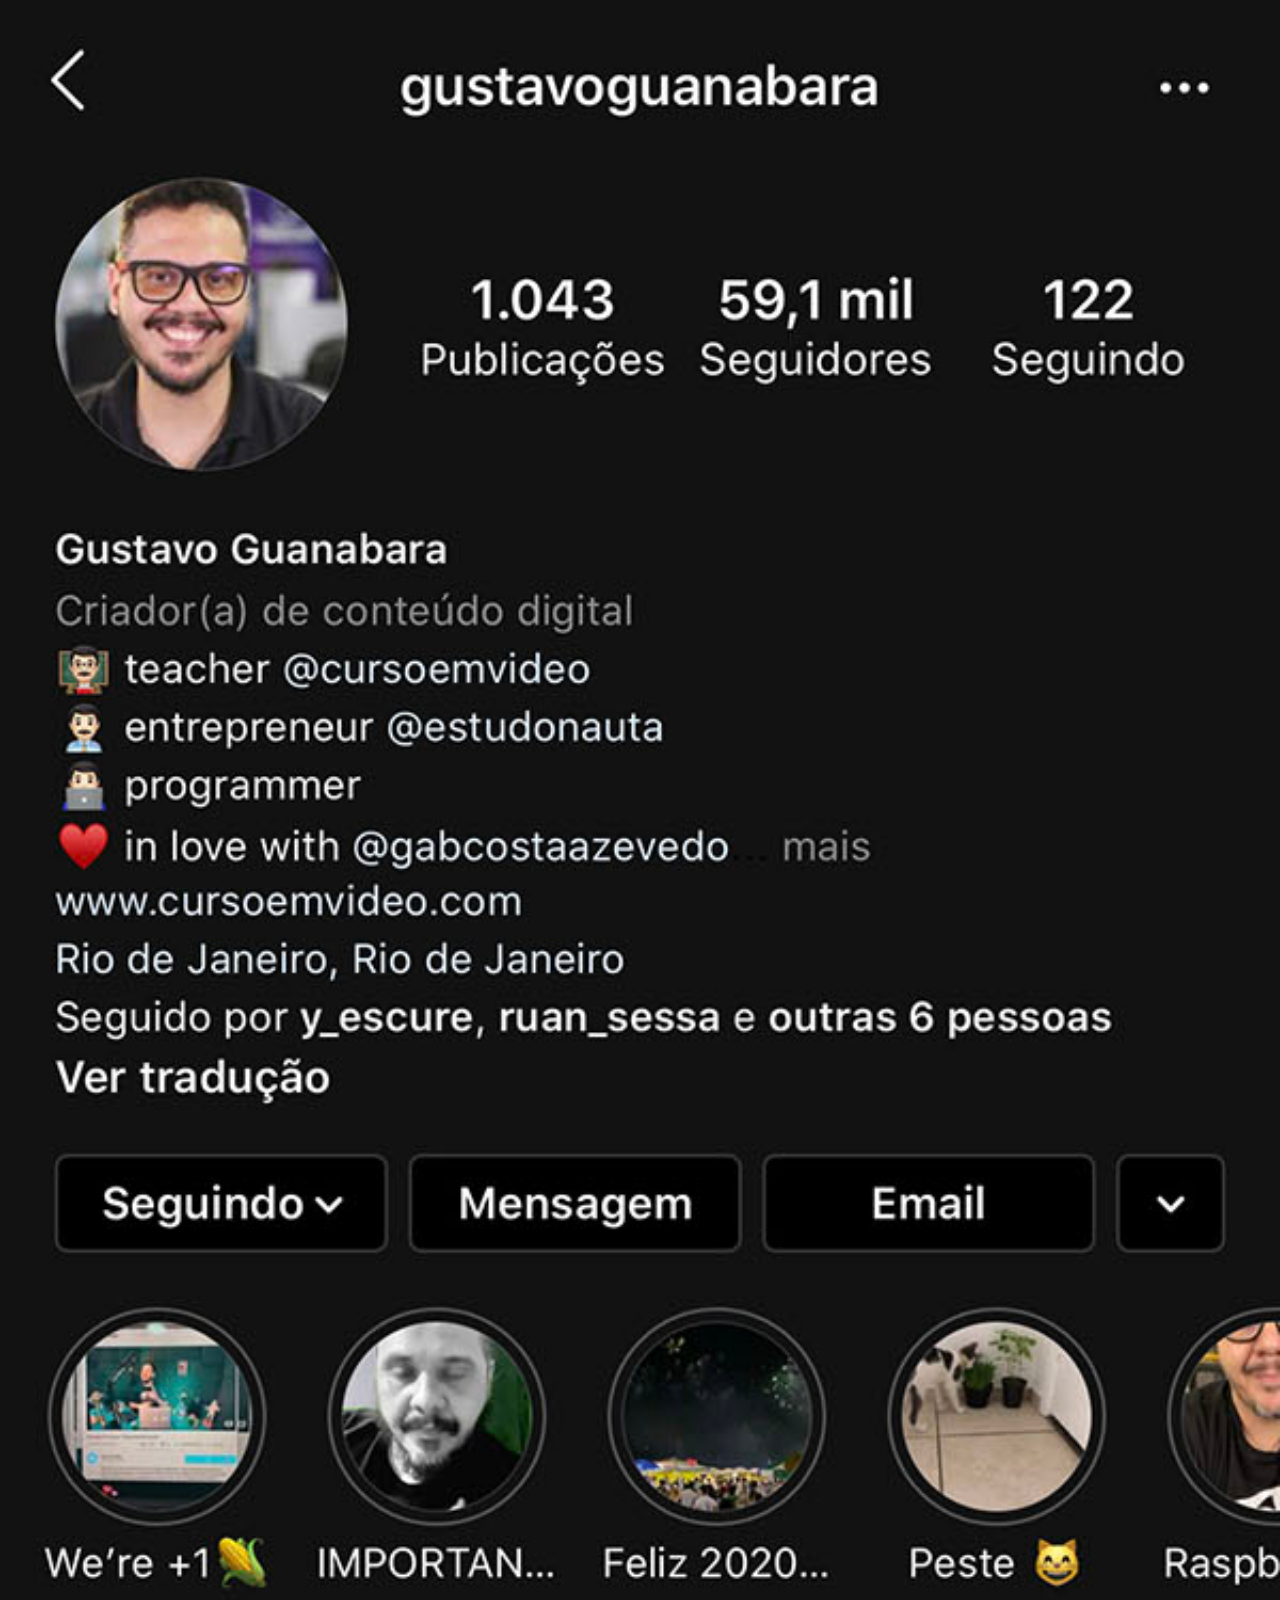
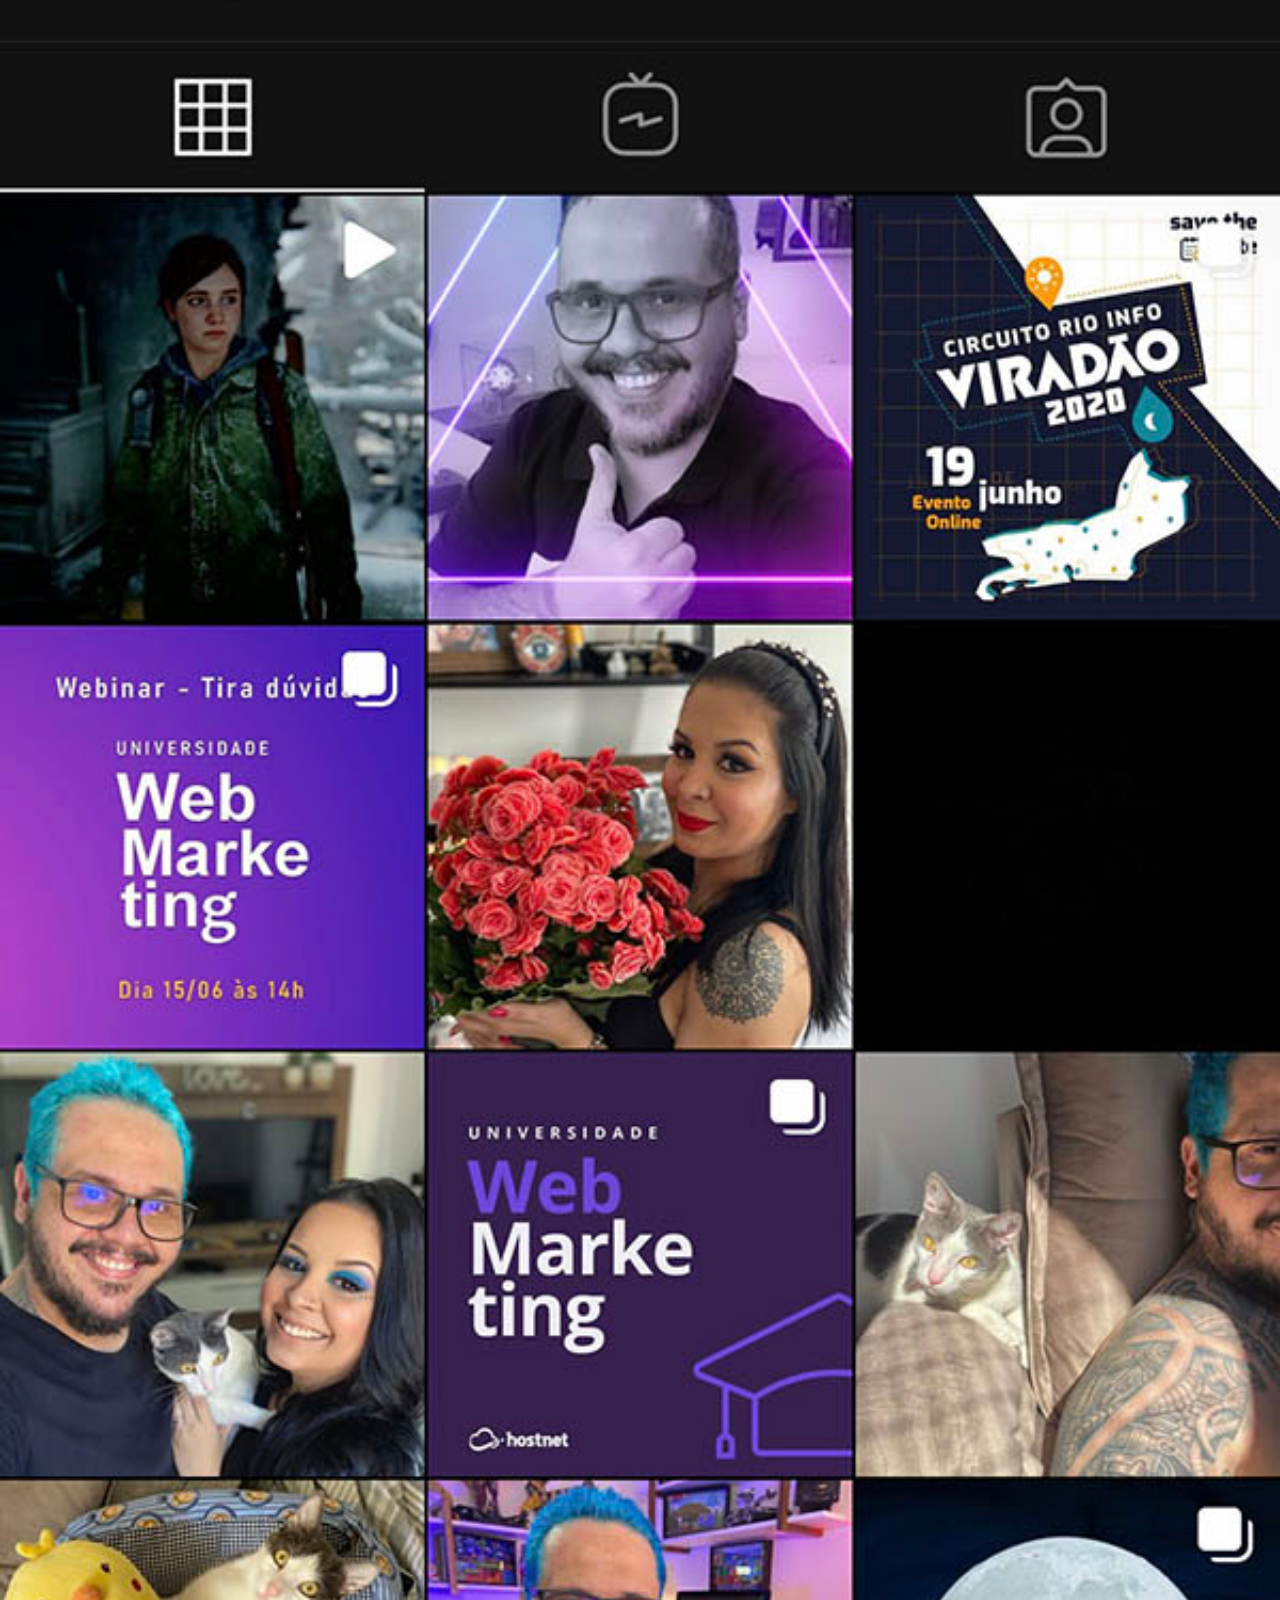
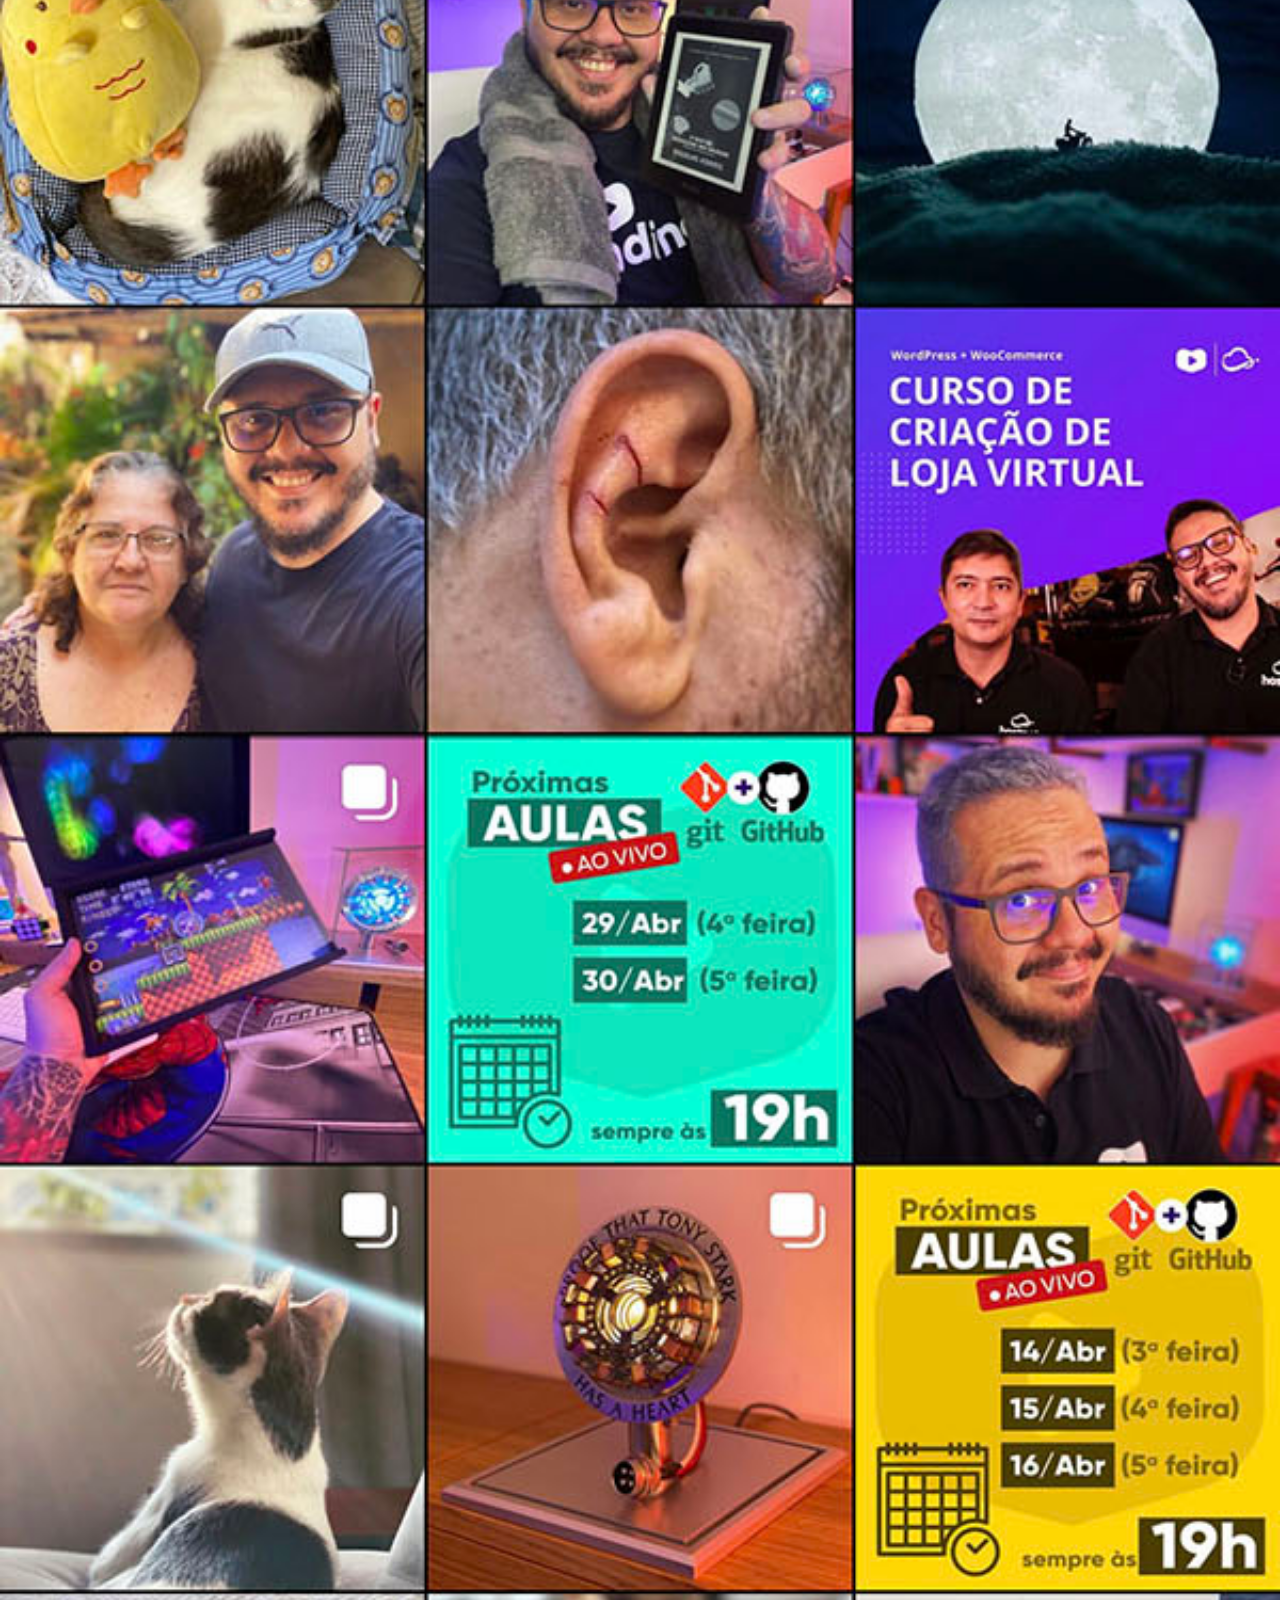
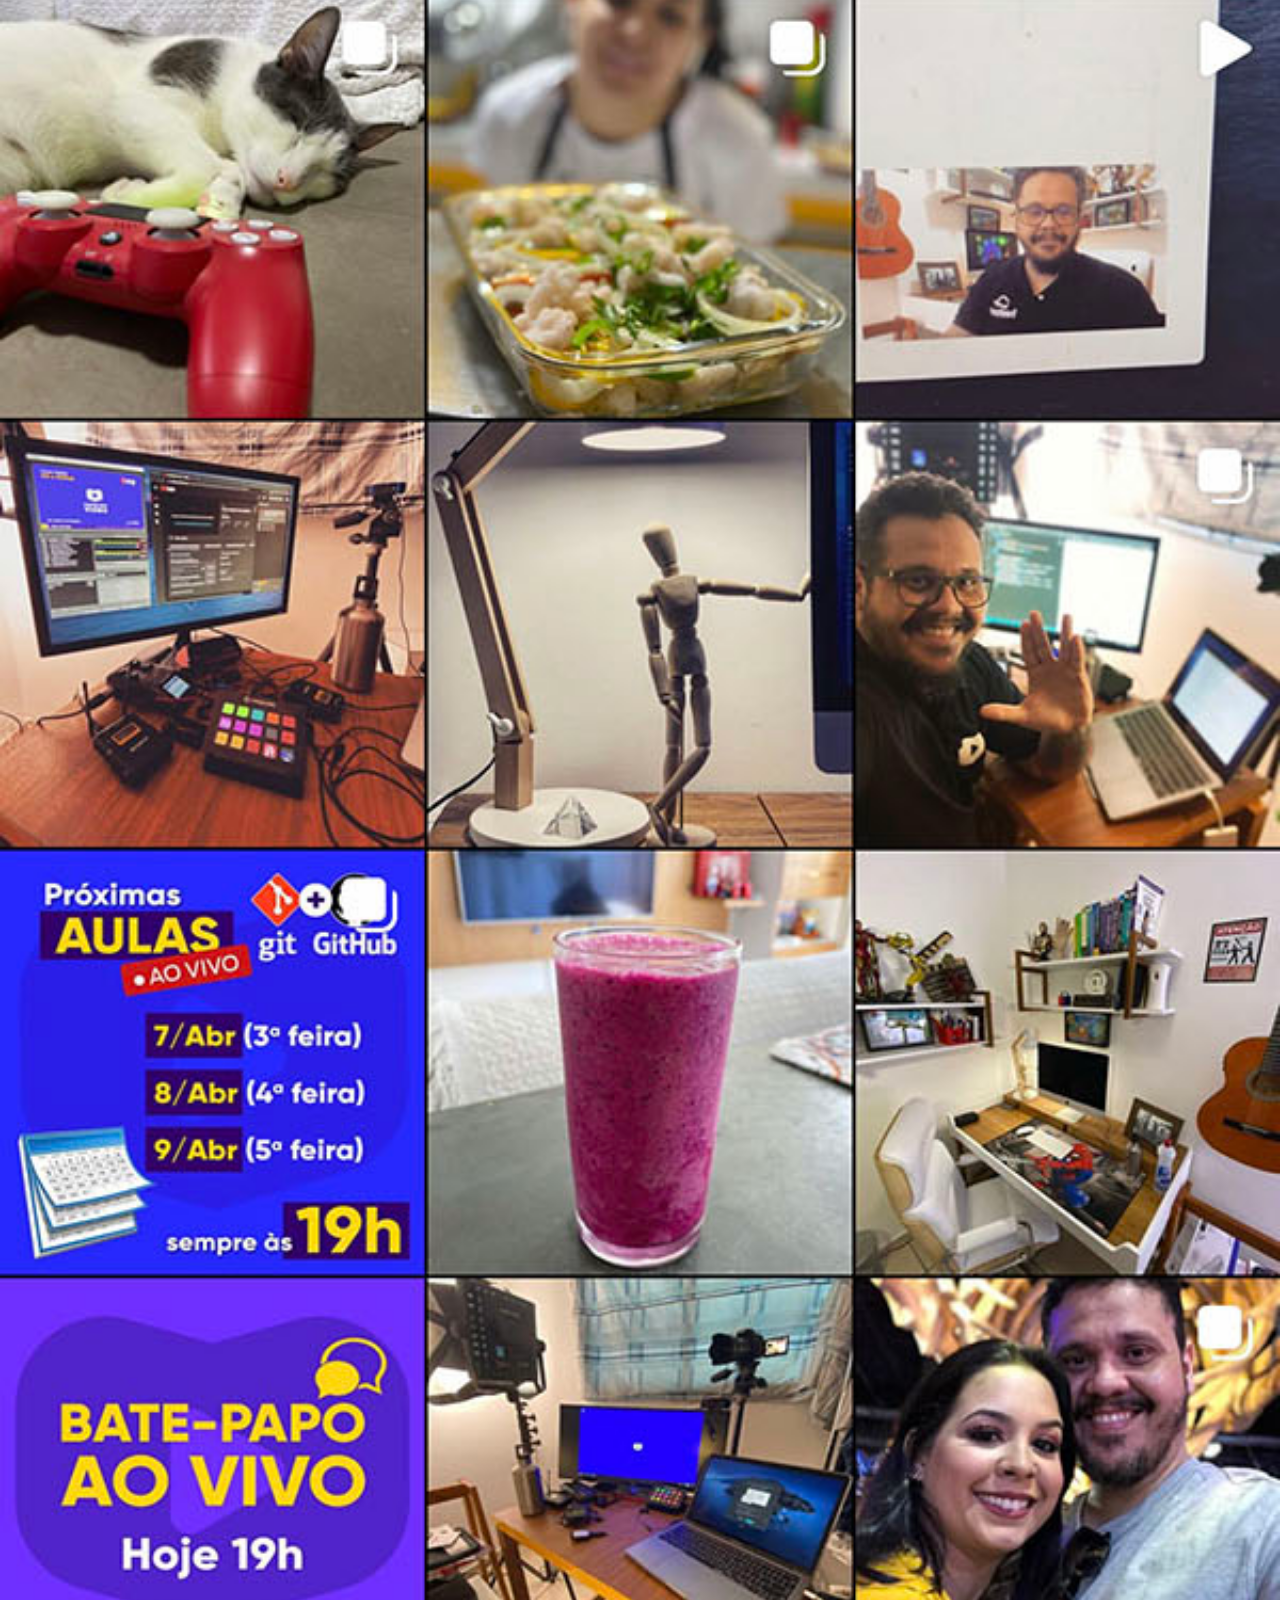
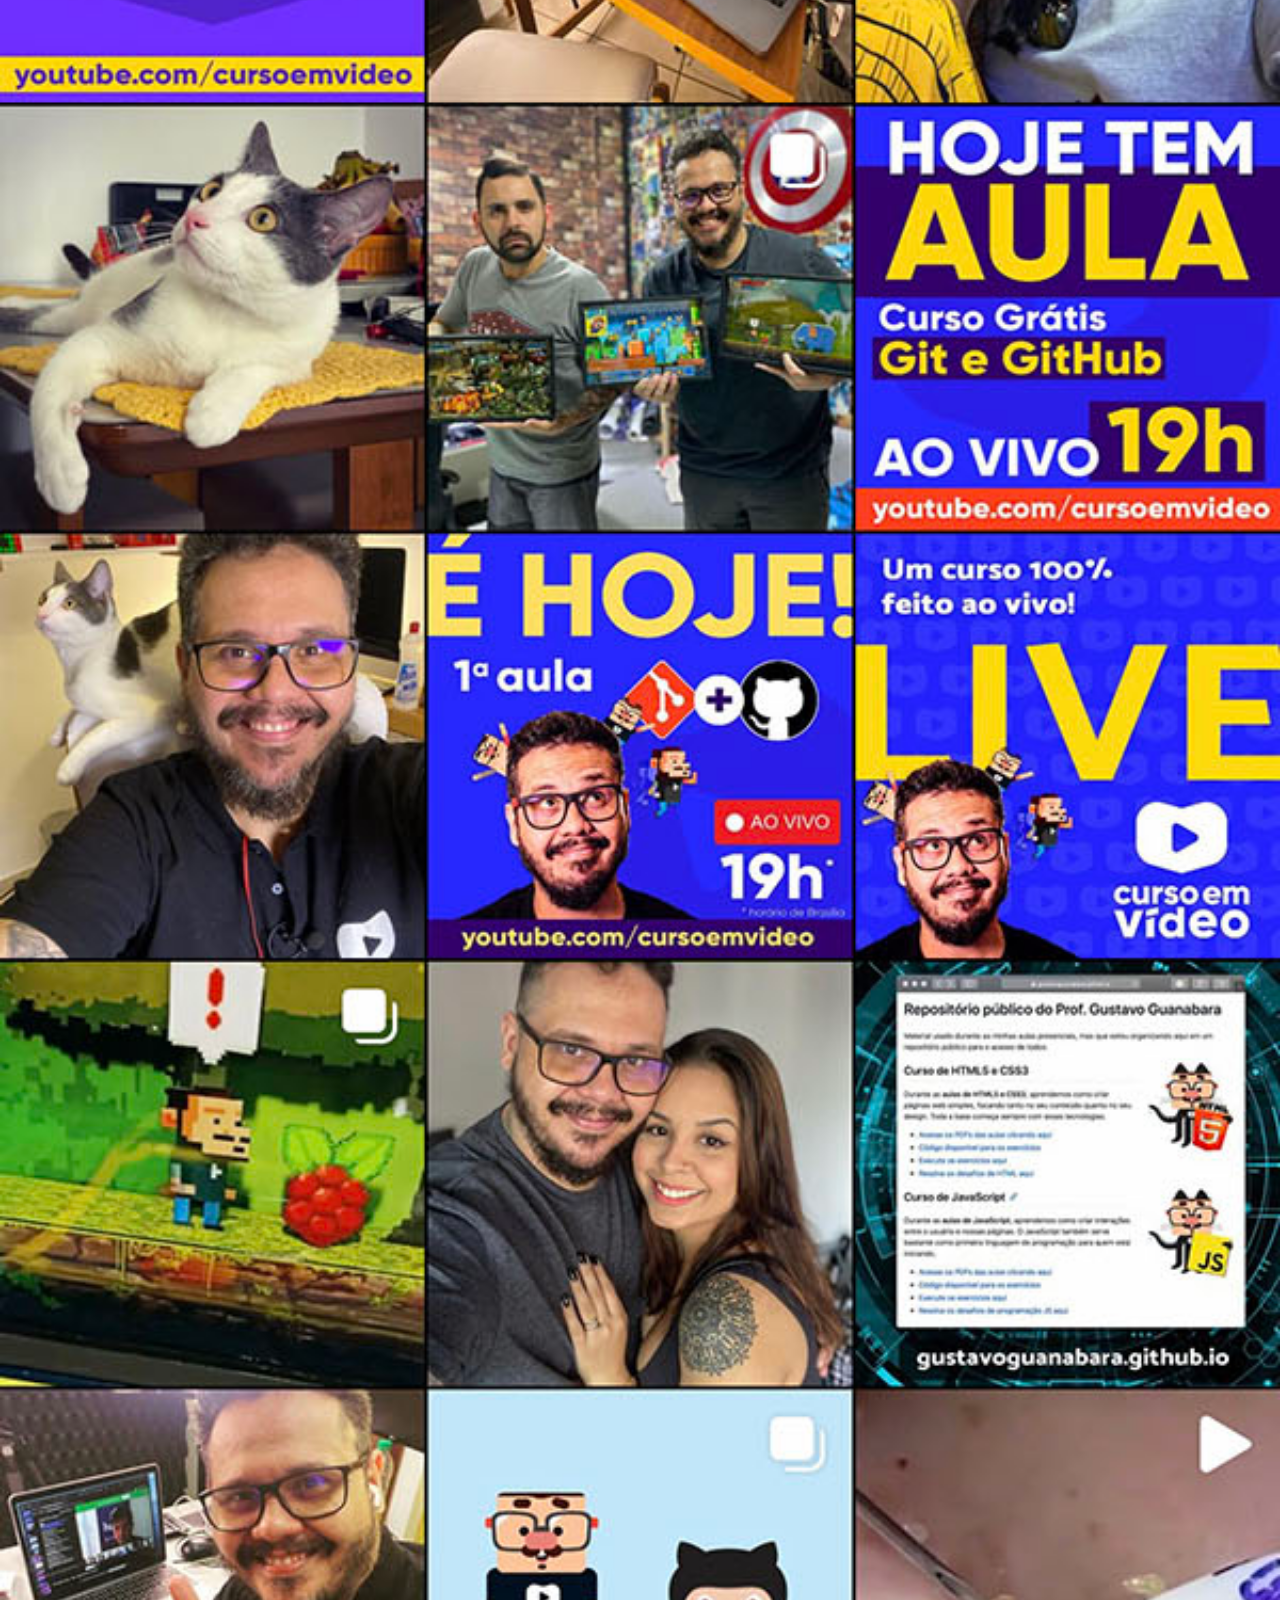
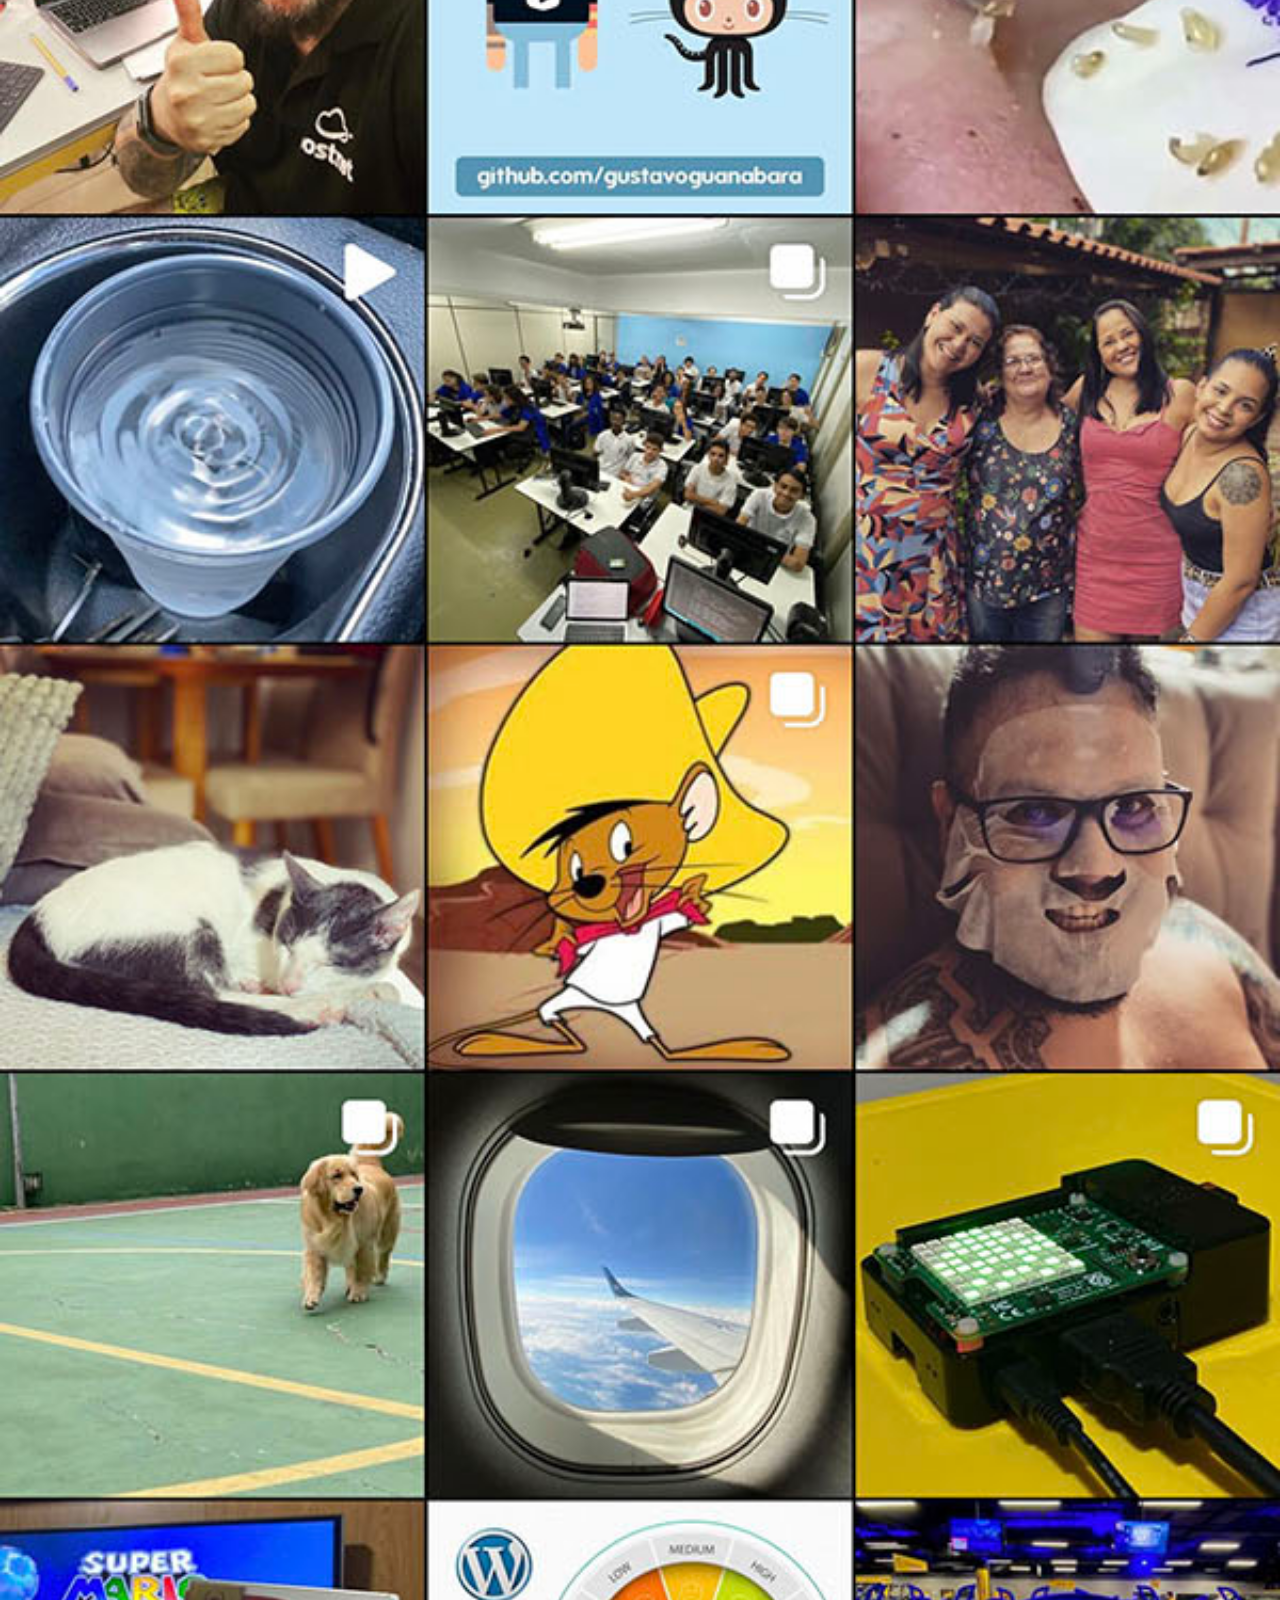
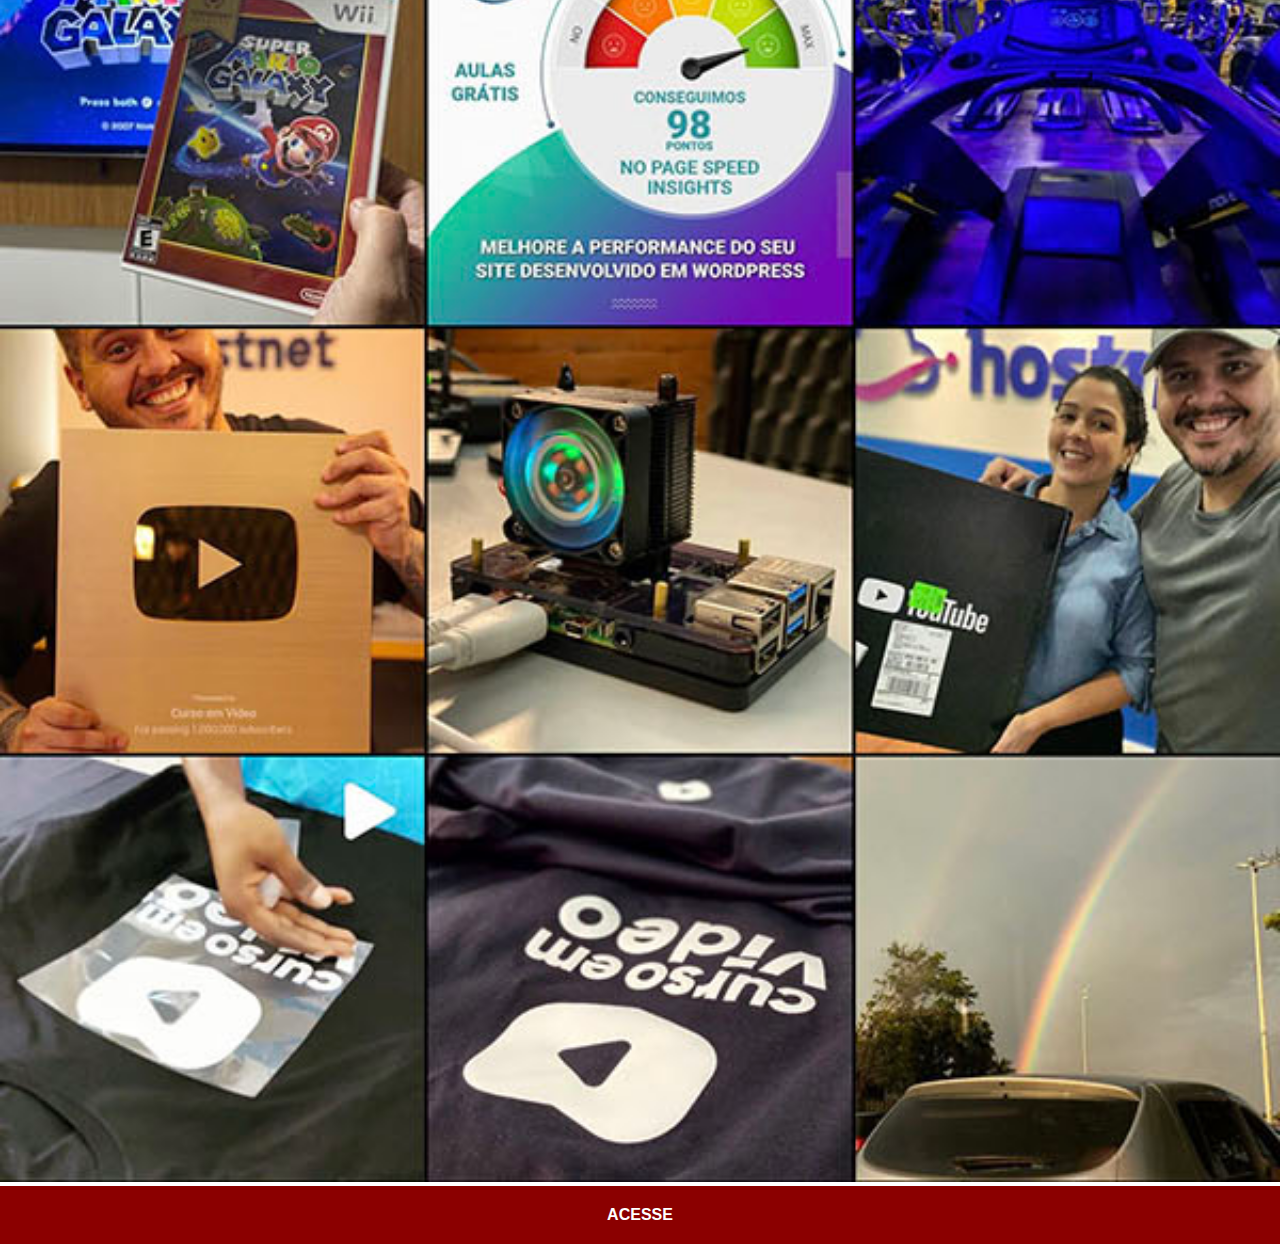
<file: instagram.html>
<!DOCTYPE html>
<html lang="pt-br">
<head>
    <meta charset="UTF-8">
    <meta http-equiv="X-UA-Compatible" content="IE=edge">
    <meta name="viewport" content="width=device-width, initial-scale=1.0">
    <title>instagram</title>
    <link rel="stylesheet" href="estilo/social.css">
</head>
<body>
    <img src="imagens/tela-instagram.jpg" alt="instagram">
    <a href="https://www.instagram.com/gustavoguanabara/" target="_blank">ACESSE</a>
</body>
</html>
</file>
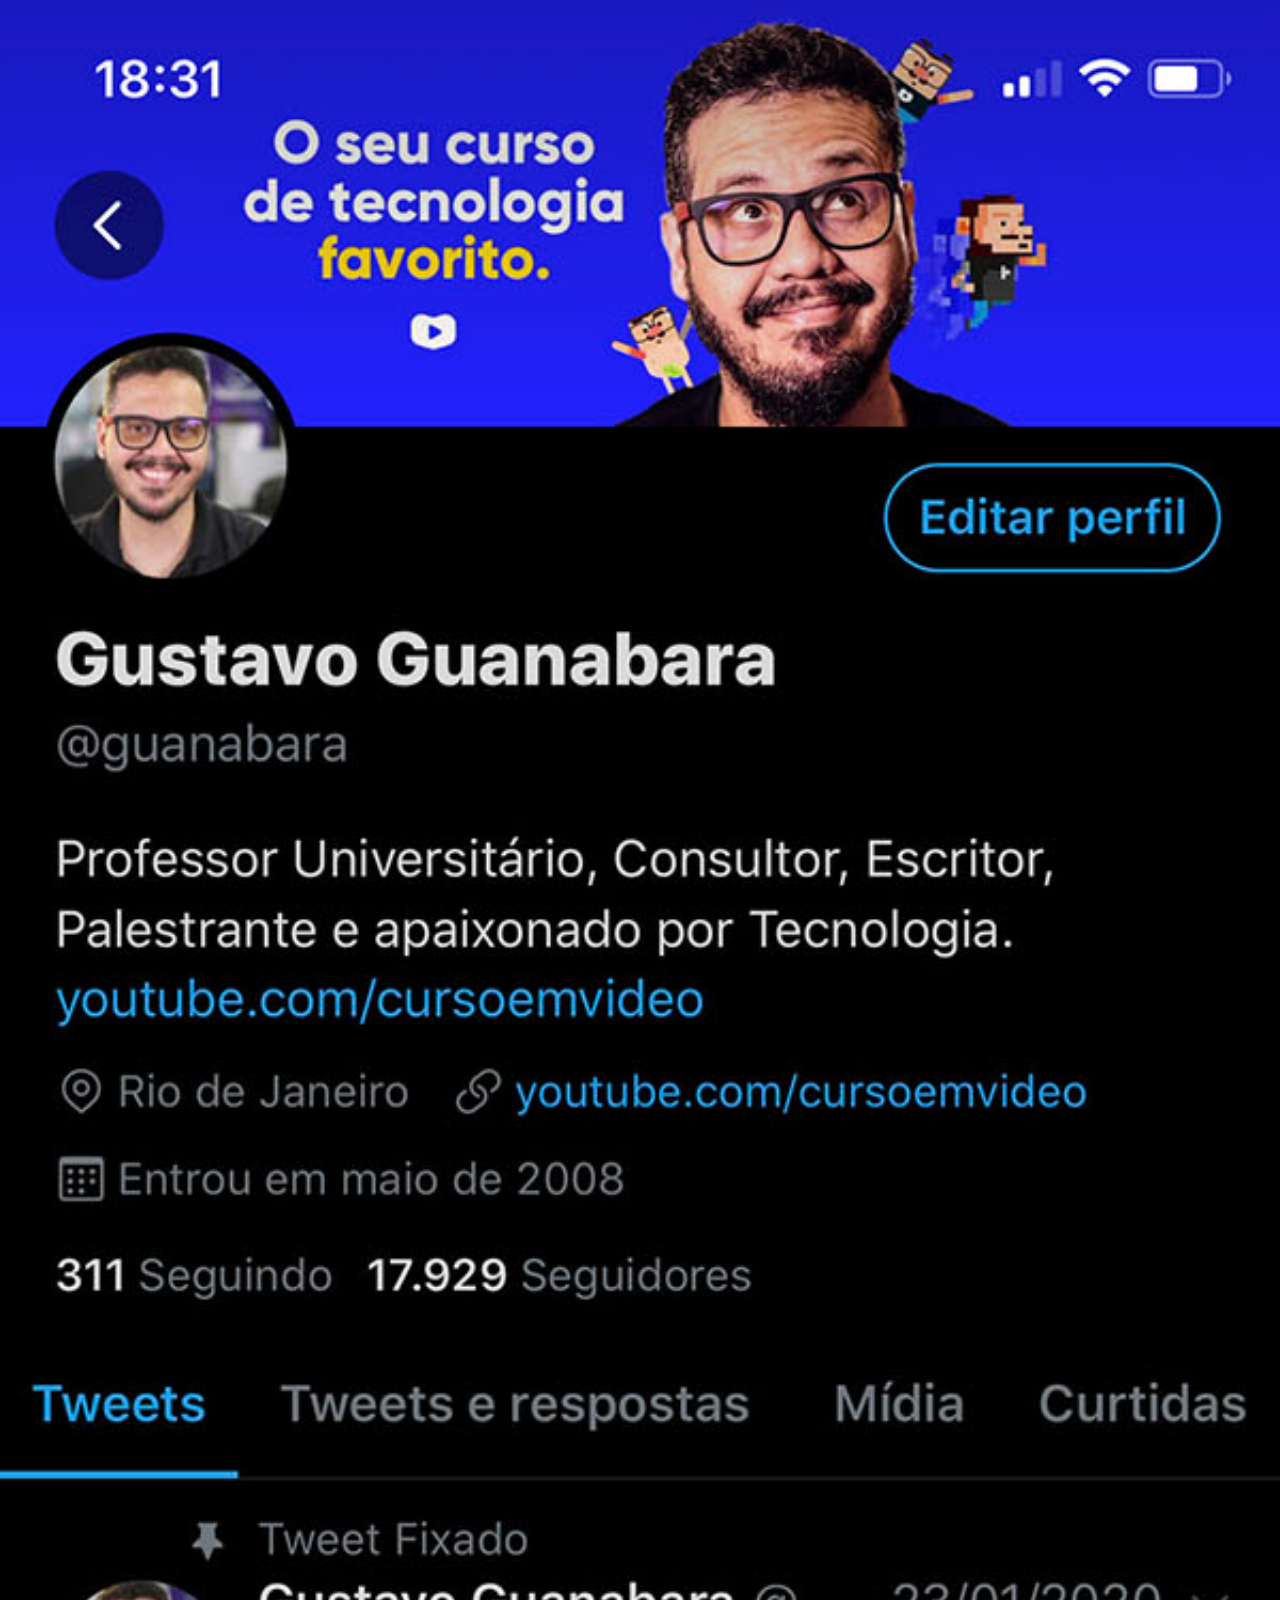
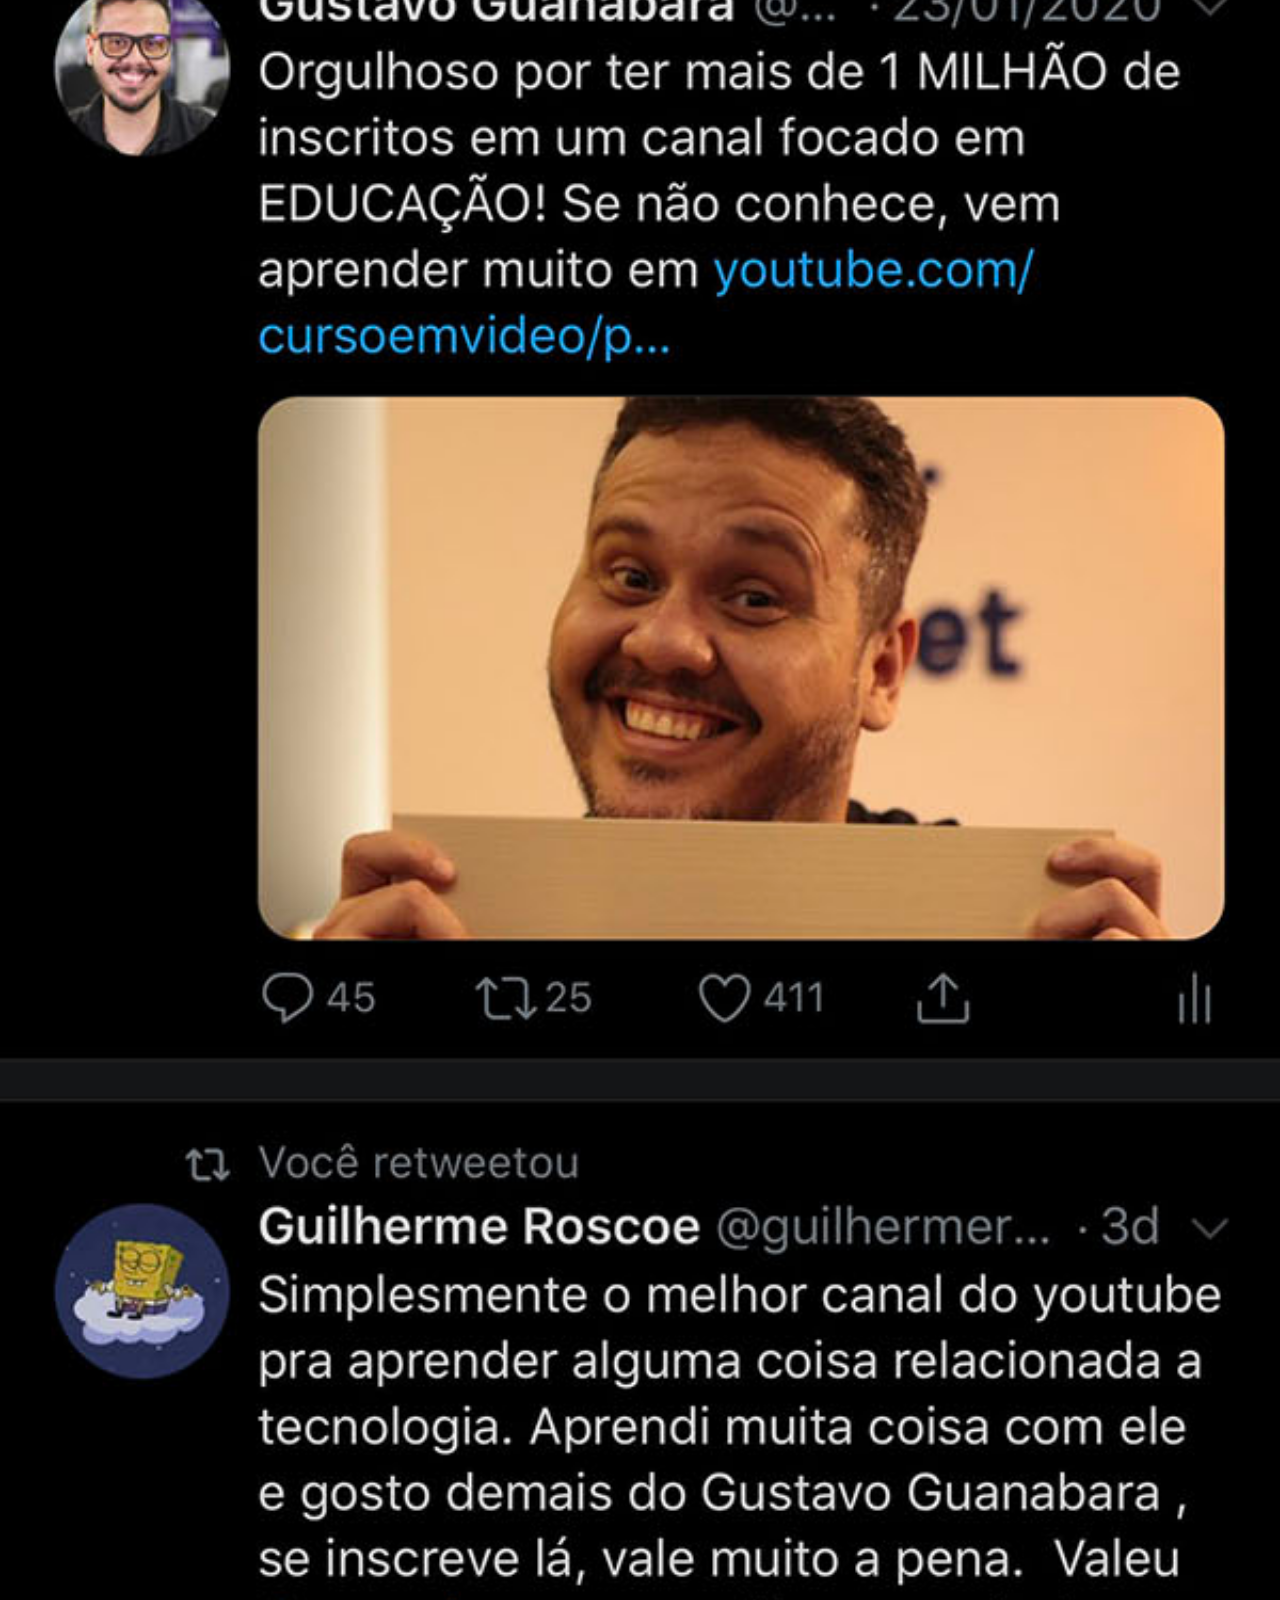
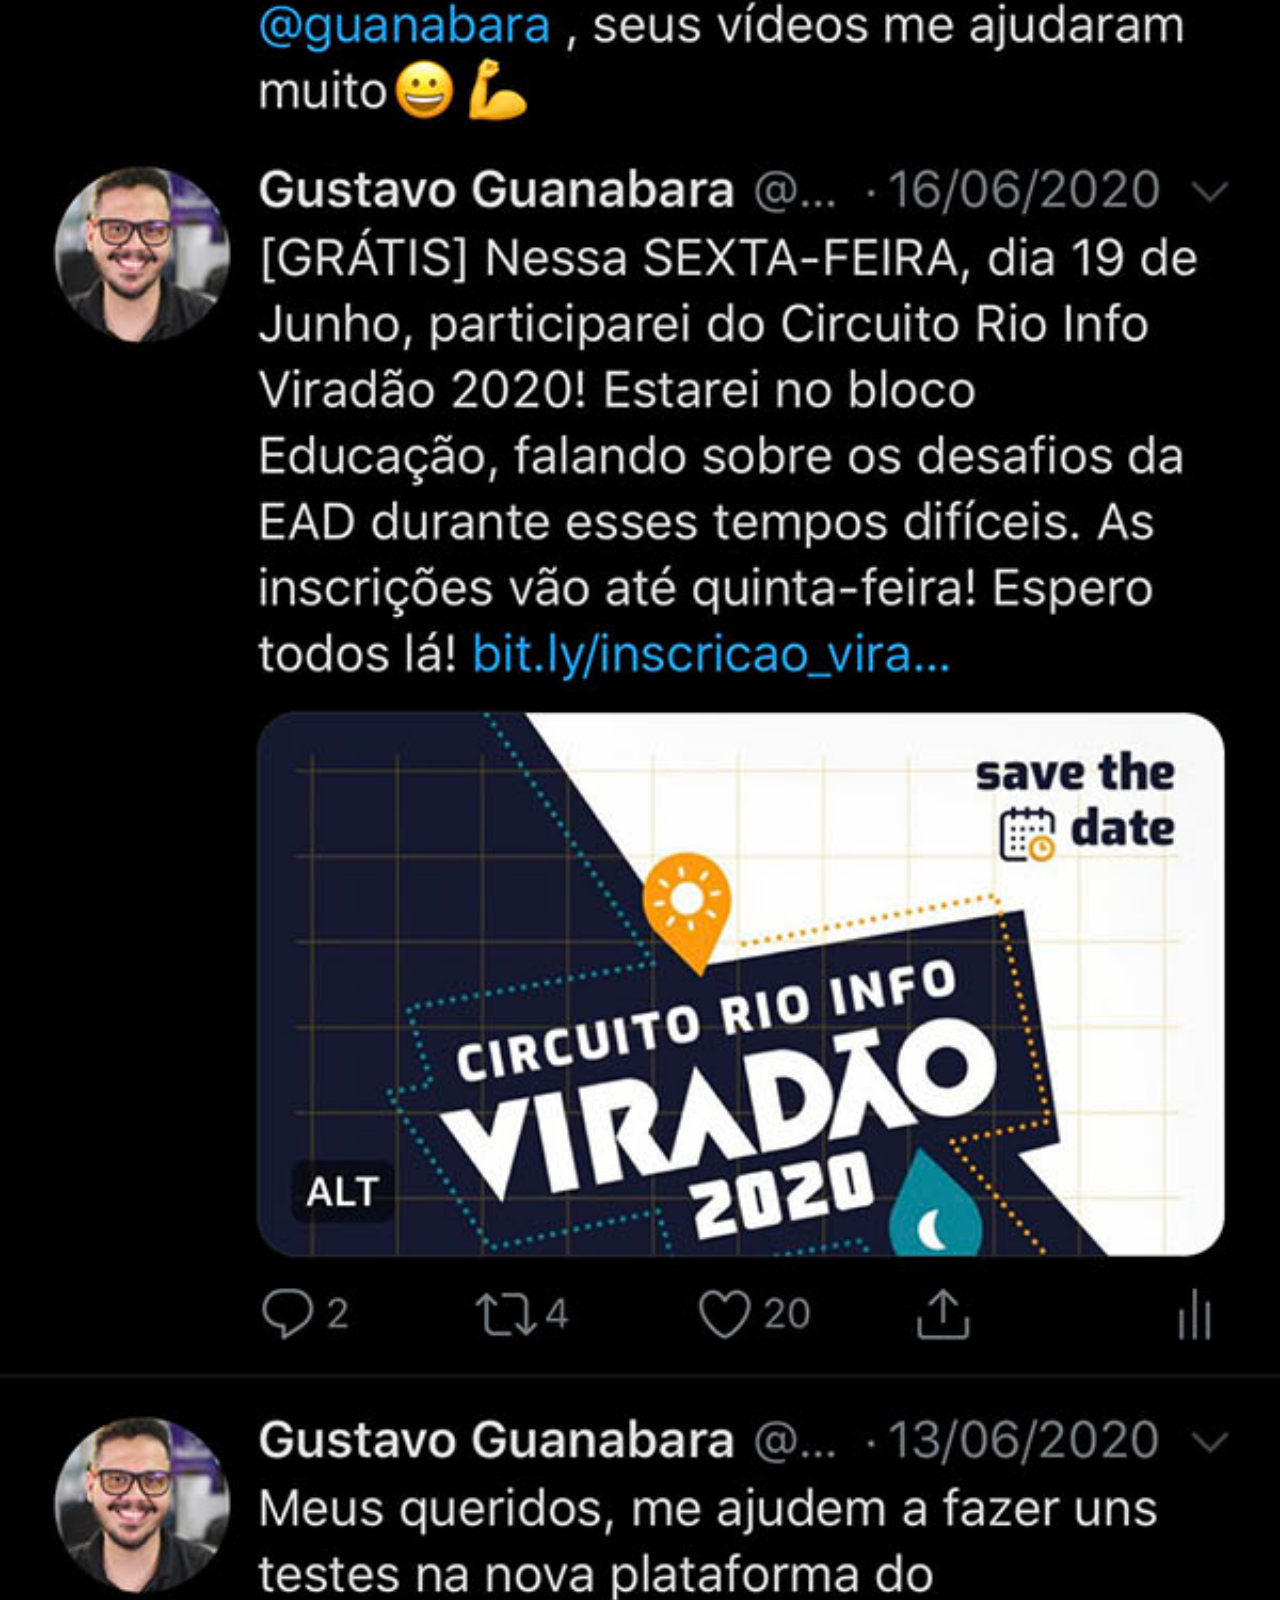
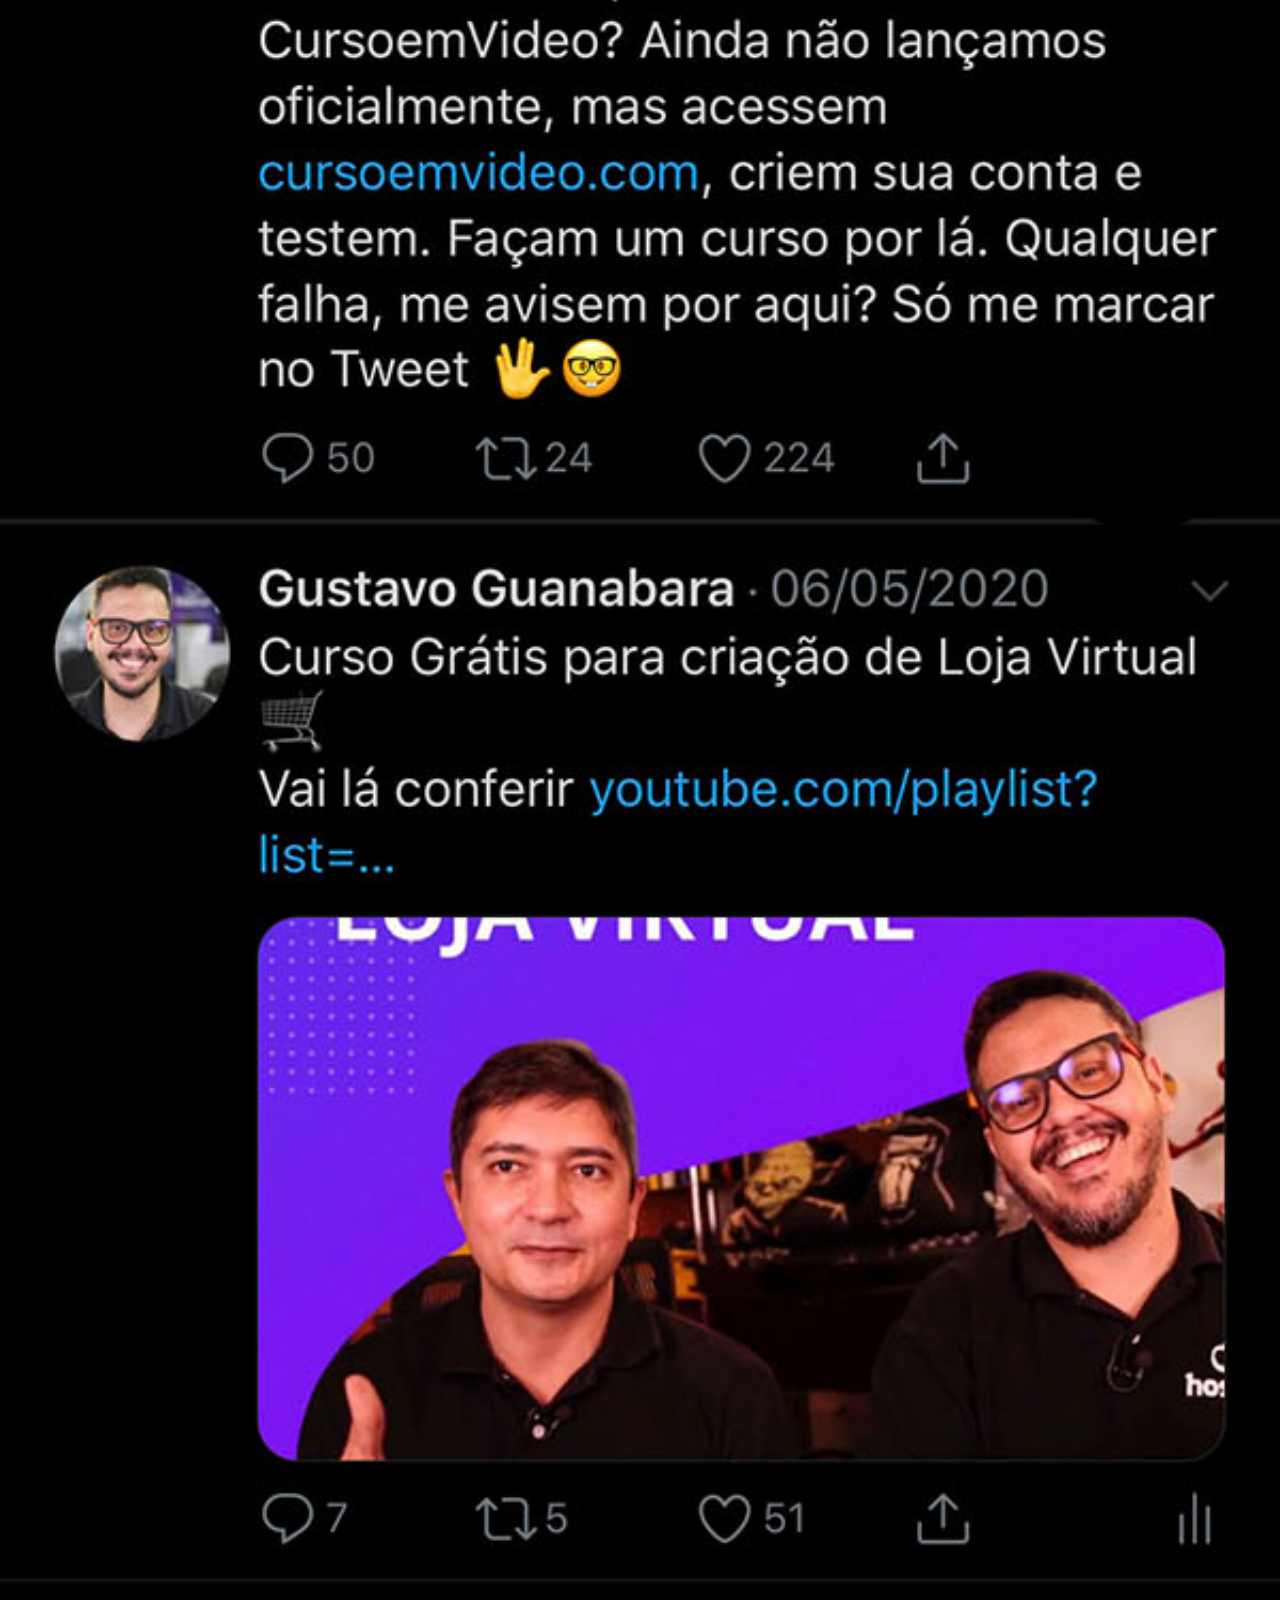
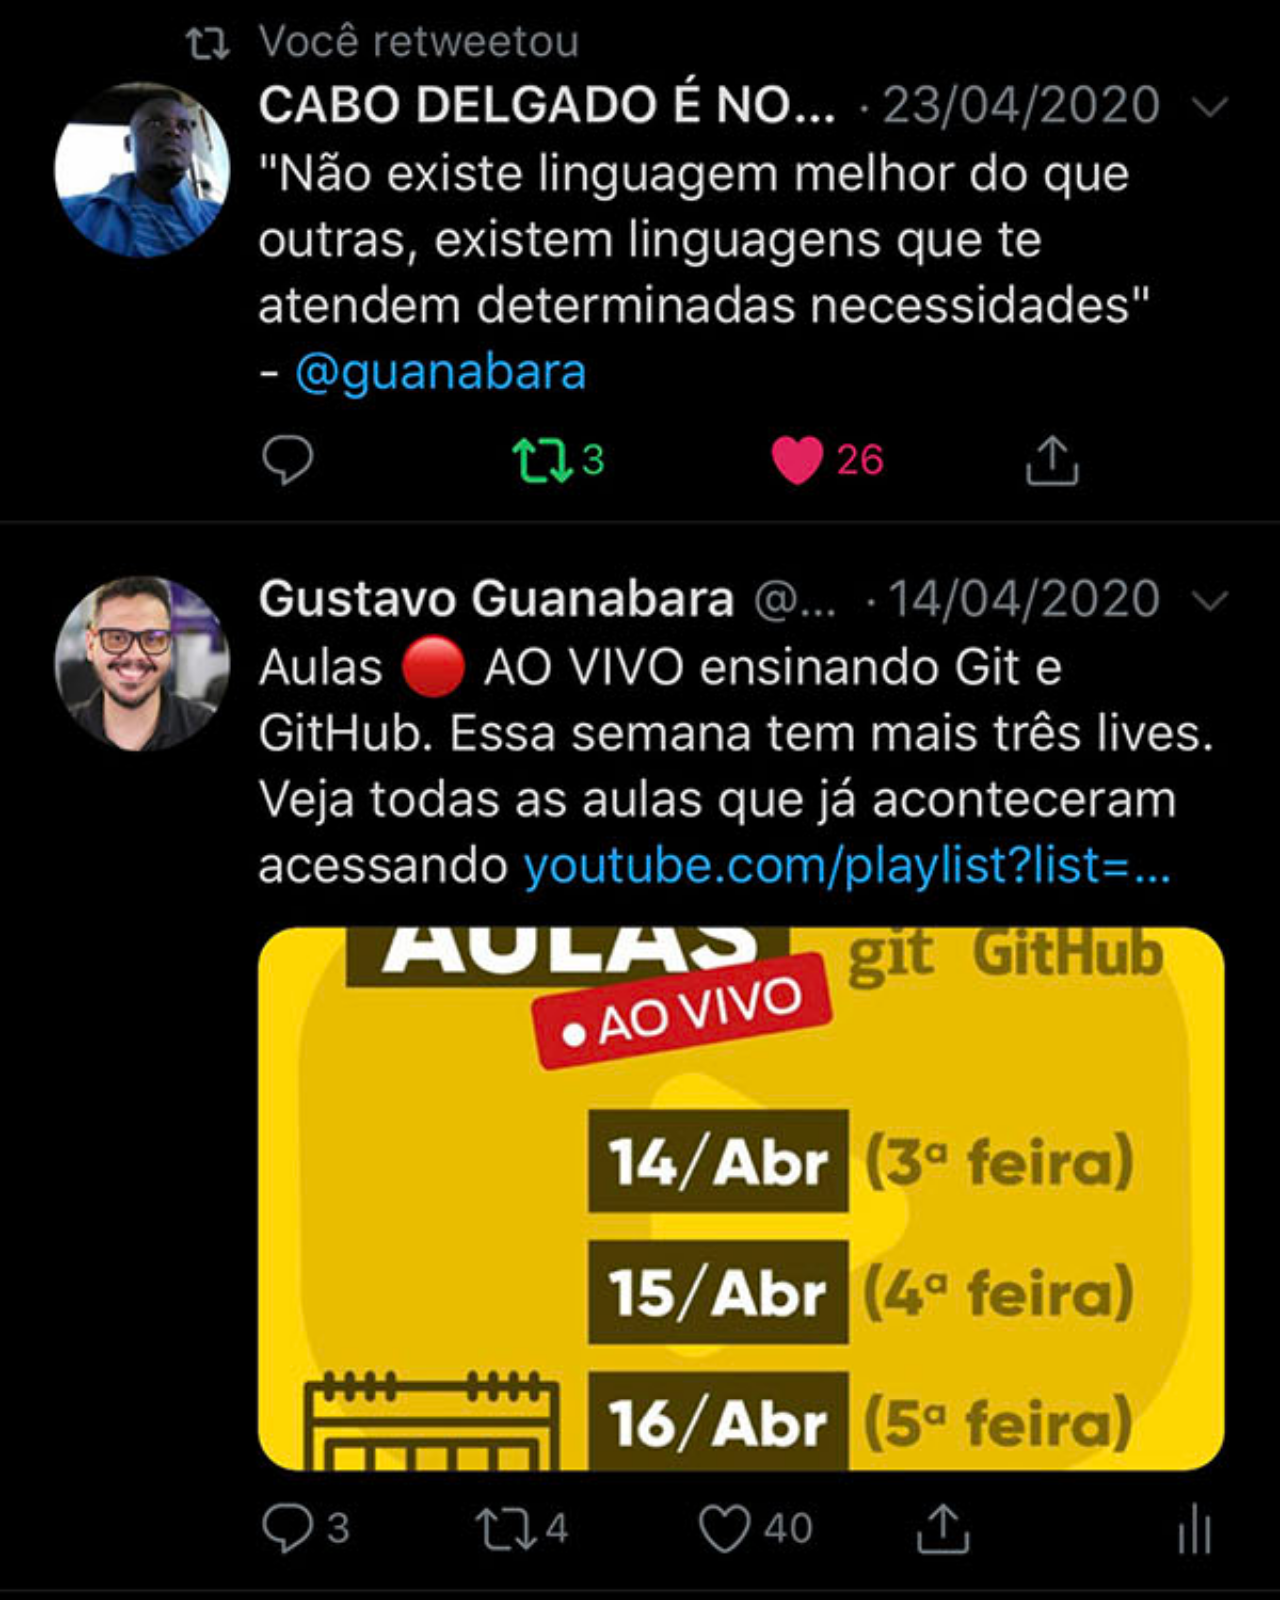
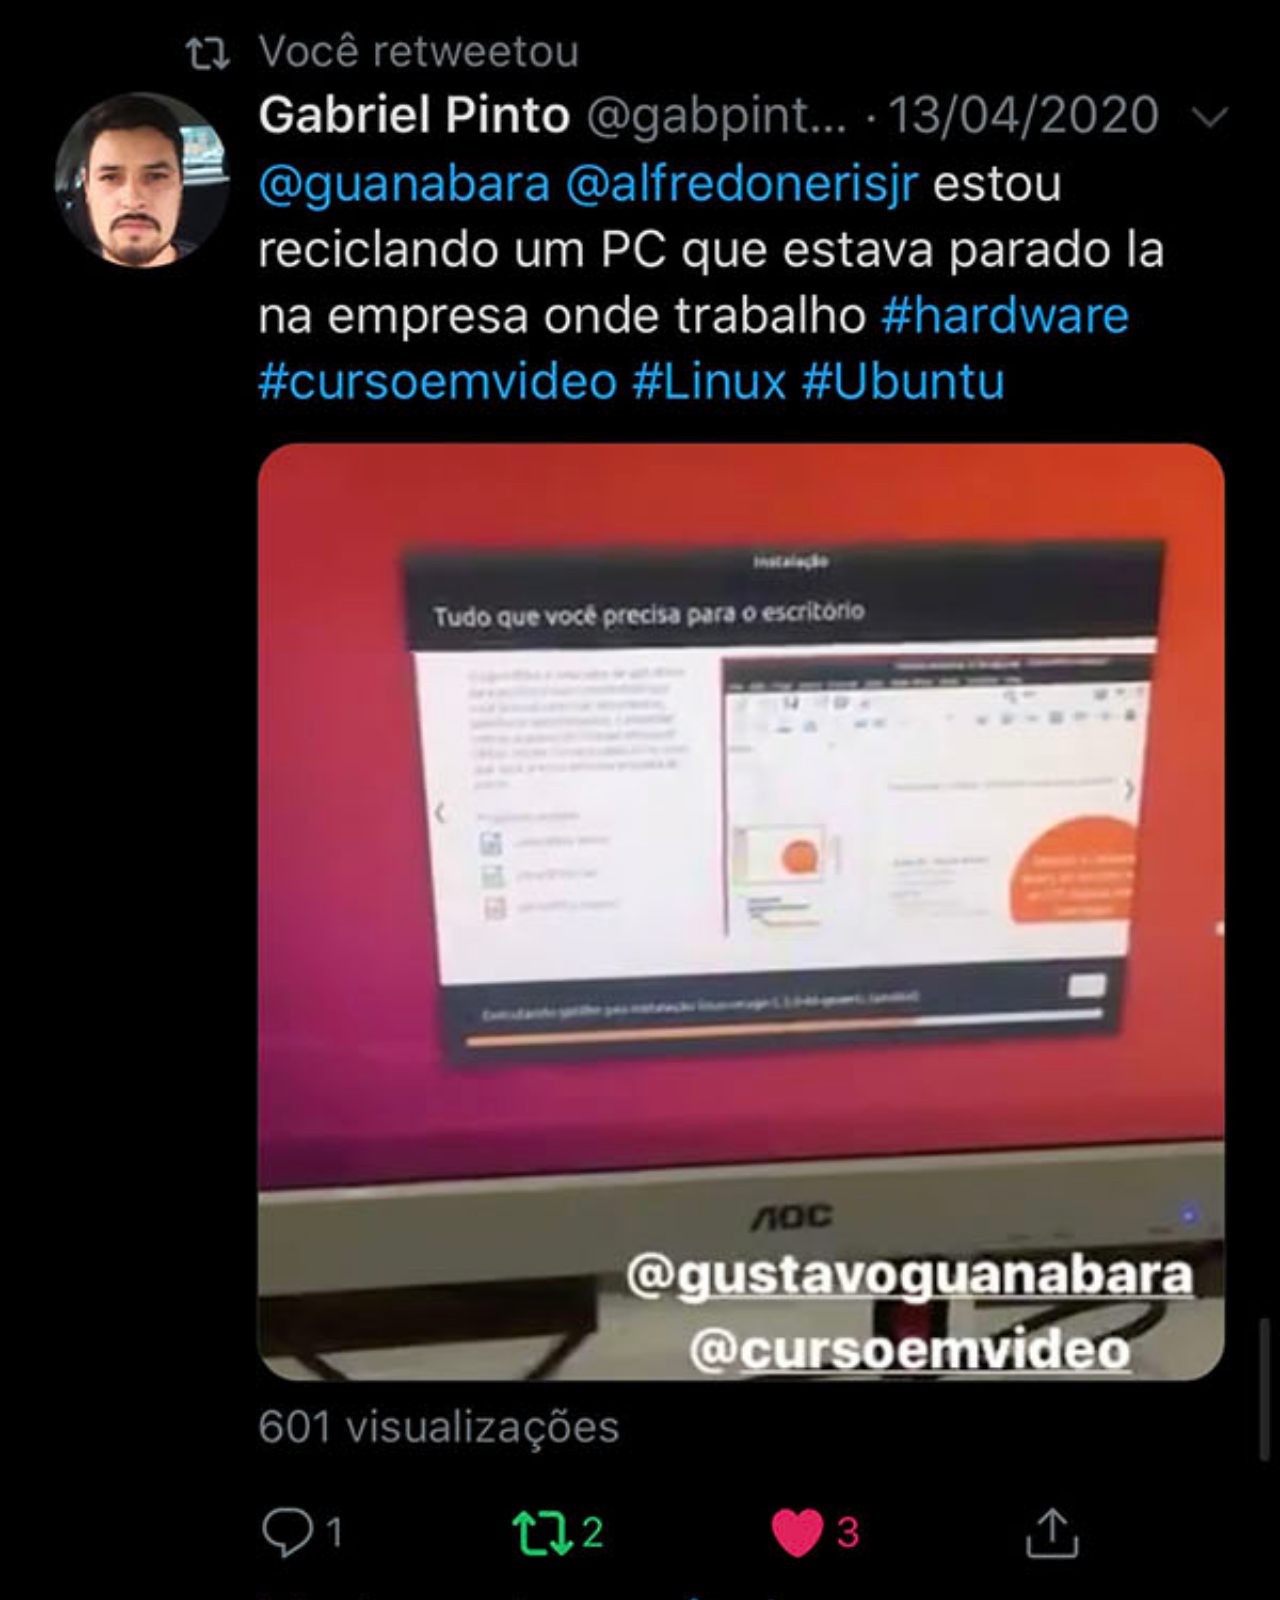
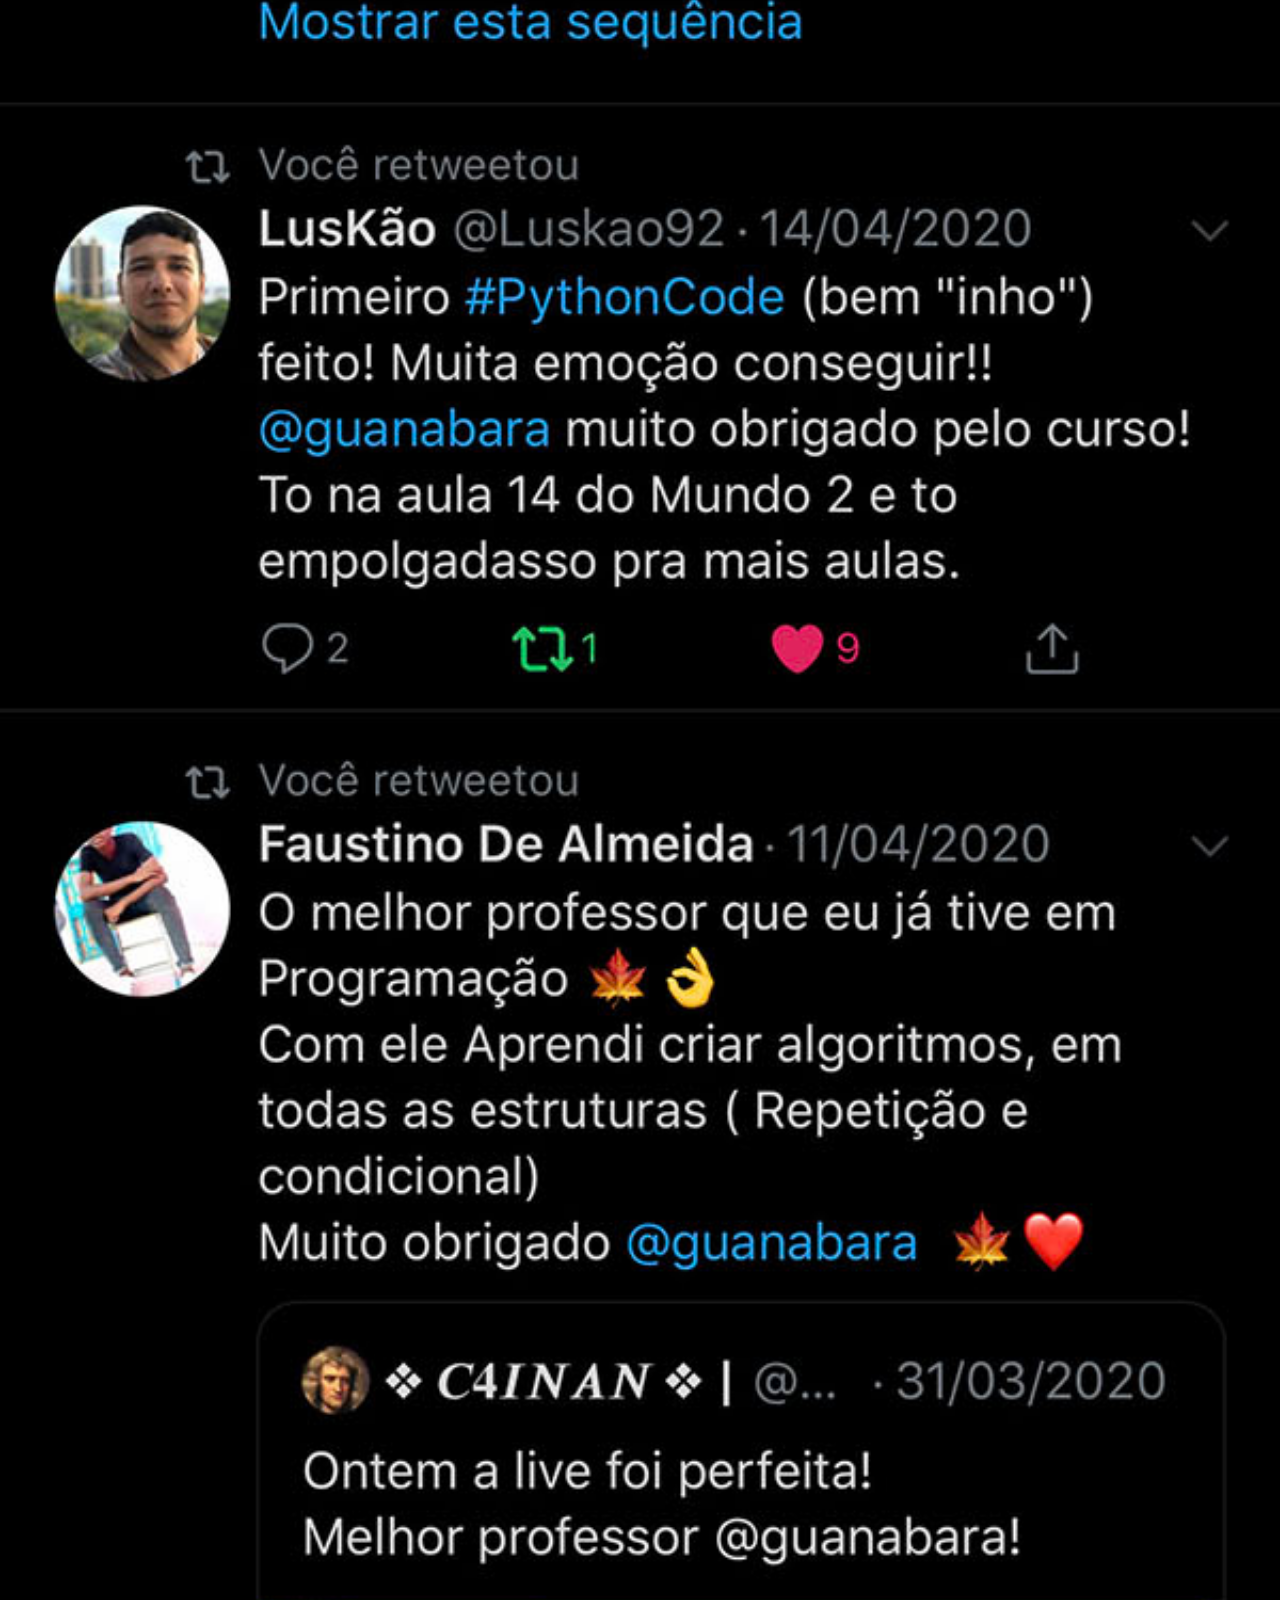
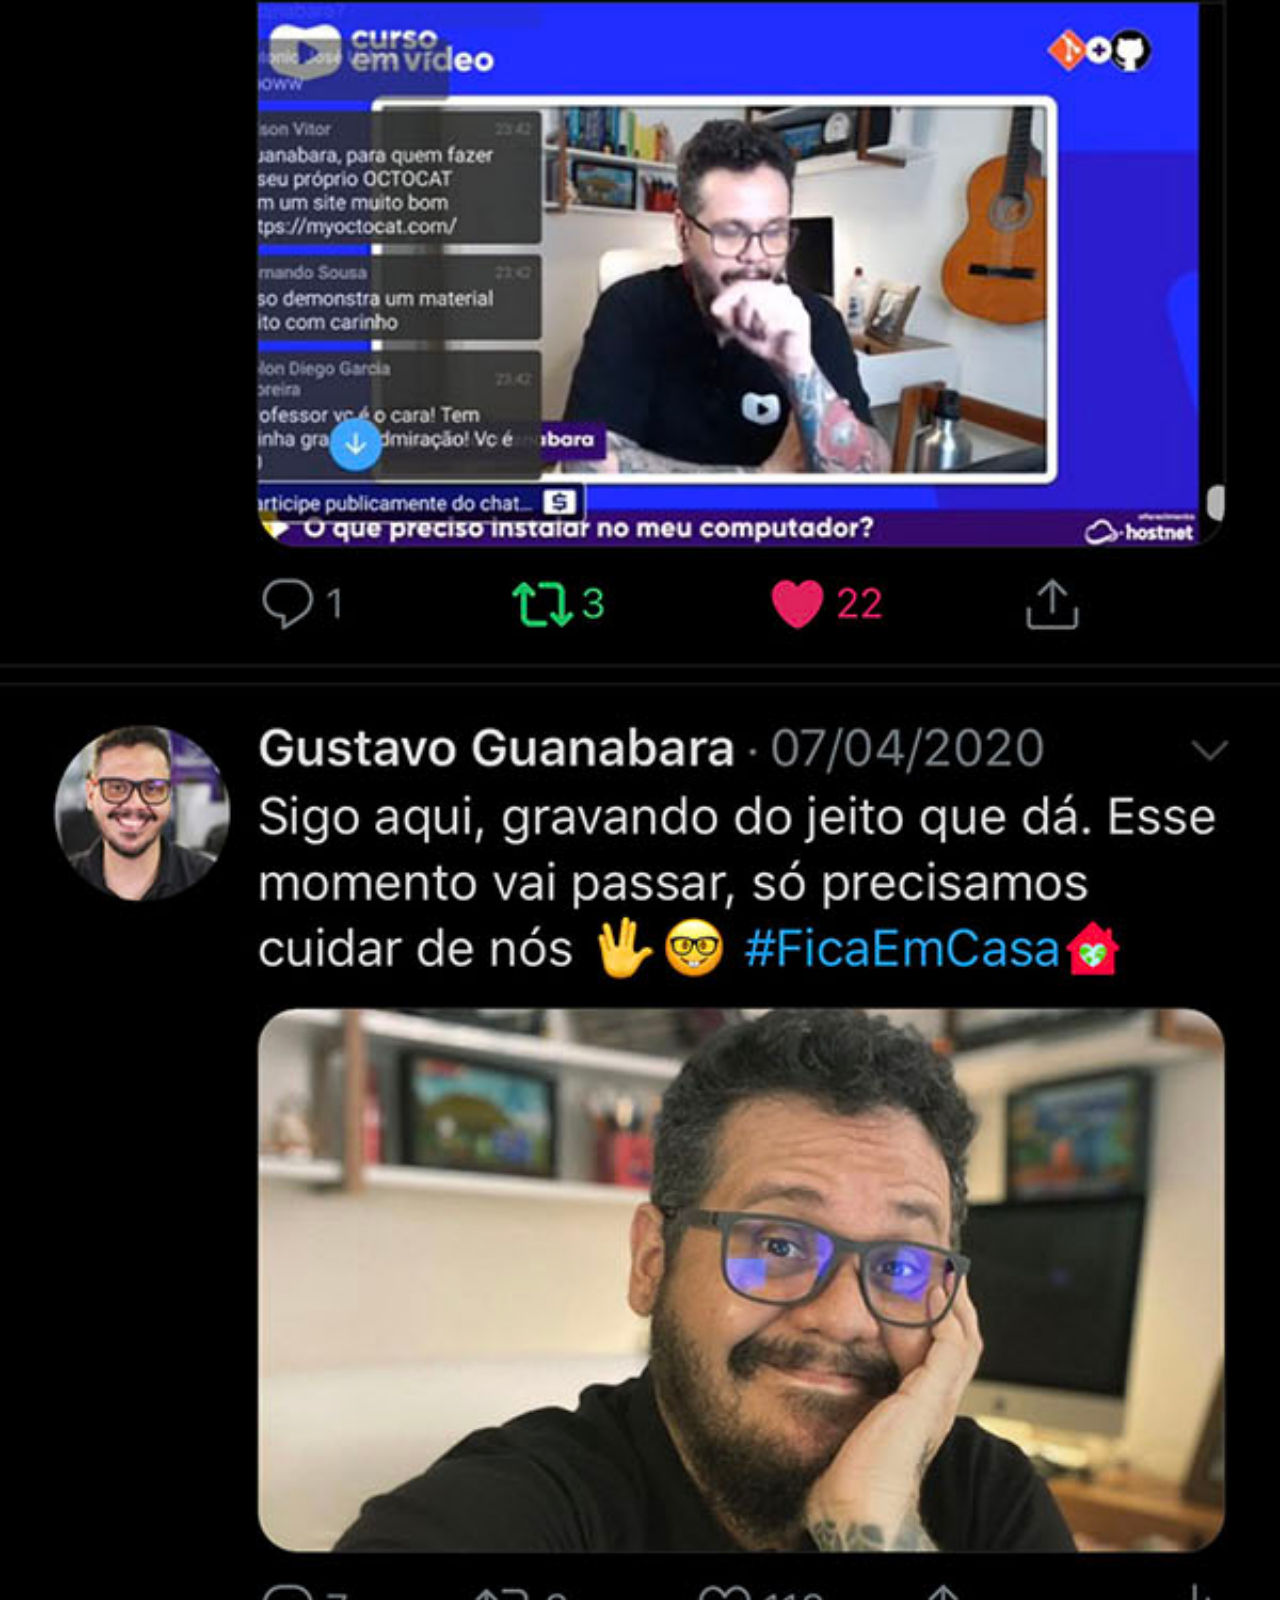
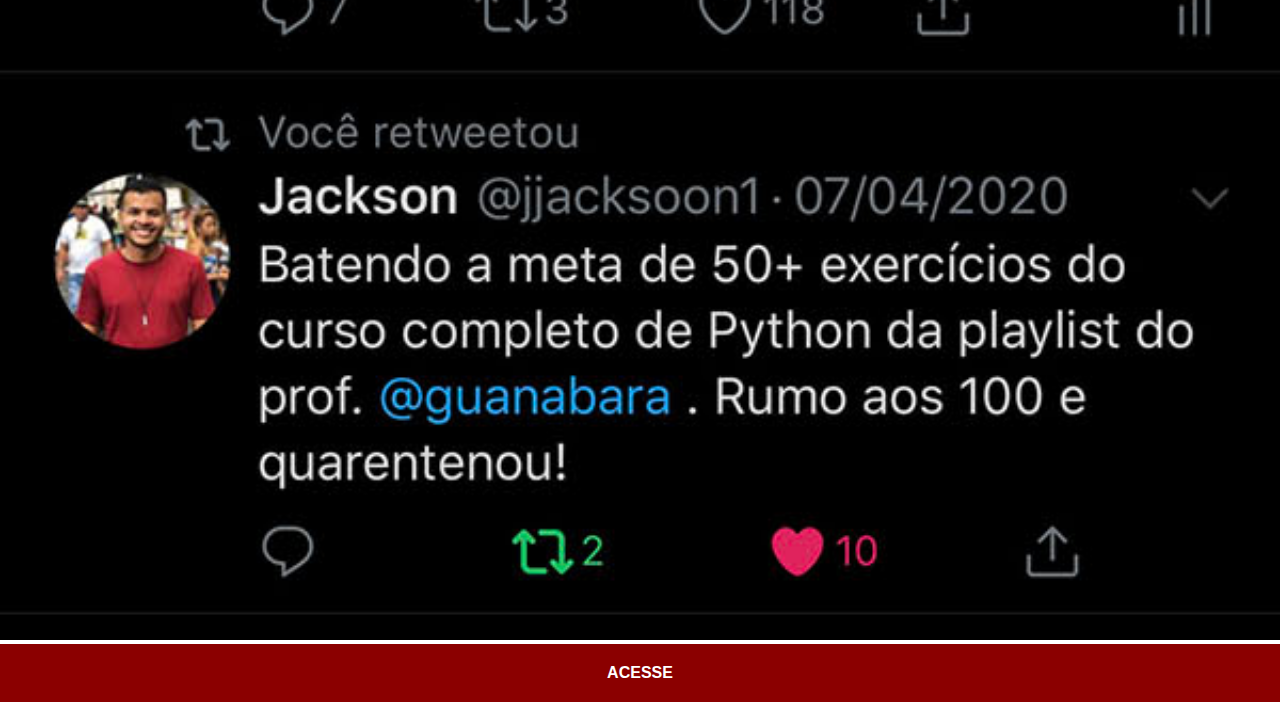
<file: twiter.html>
<!DOCTYPE html>
<html lang="pt-br">
<head>
    <meta charset="UTF-8">
    <meta http-equiv="X-UA-Compatible" content="IE=edge">
    <meta name="viewport" content="width=device-width, initial-scale=1.0">
    <title>twiter</title>
    <link rel="stylesheet" href="estilo/social.css">
</head>
<body>
    <img src="imagens/tela-twitter.jpg" alt="twiter">
    <a href="https://twitter.com/login?lang=pt" target="_blank">ACESSE</a>
</body>
</html>
</file>
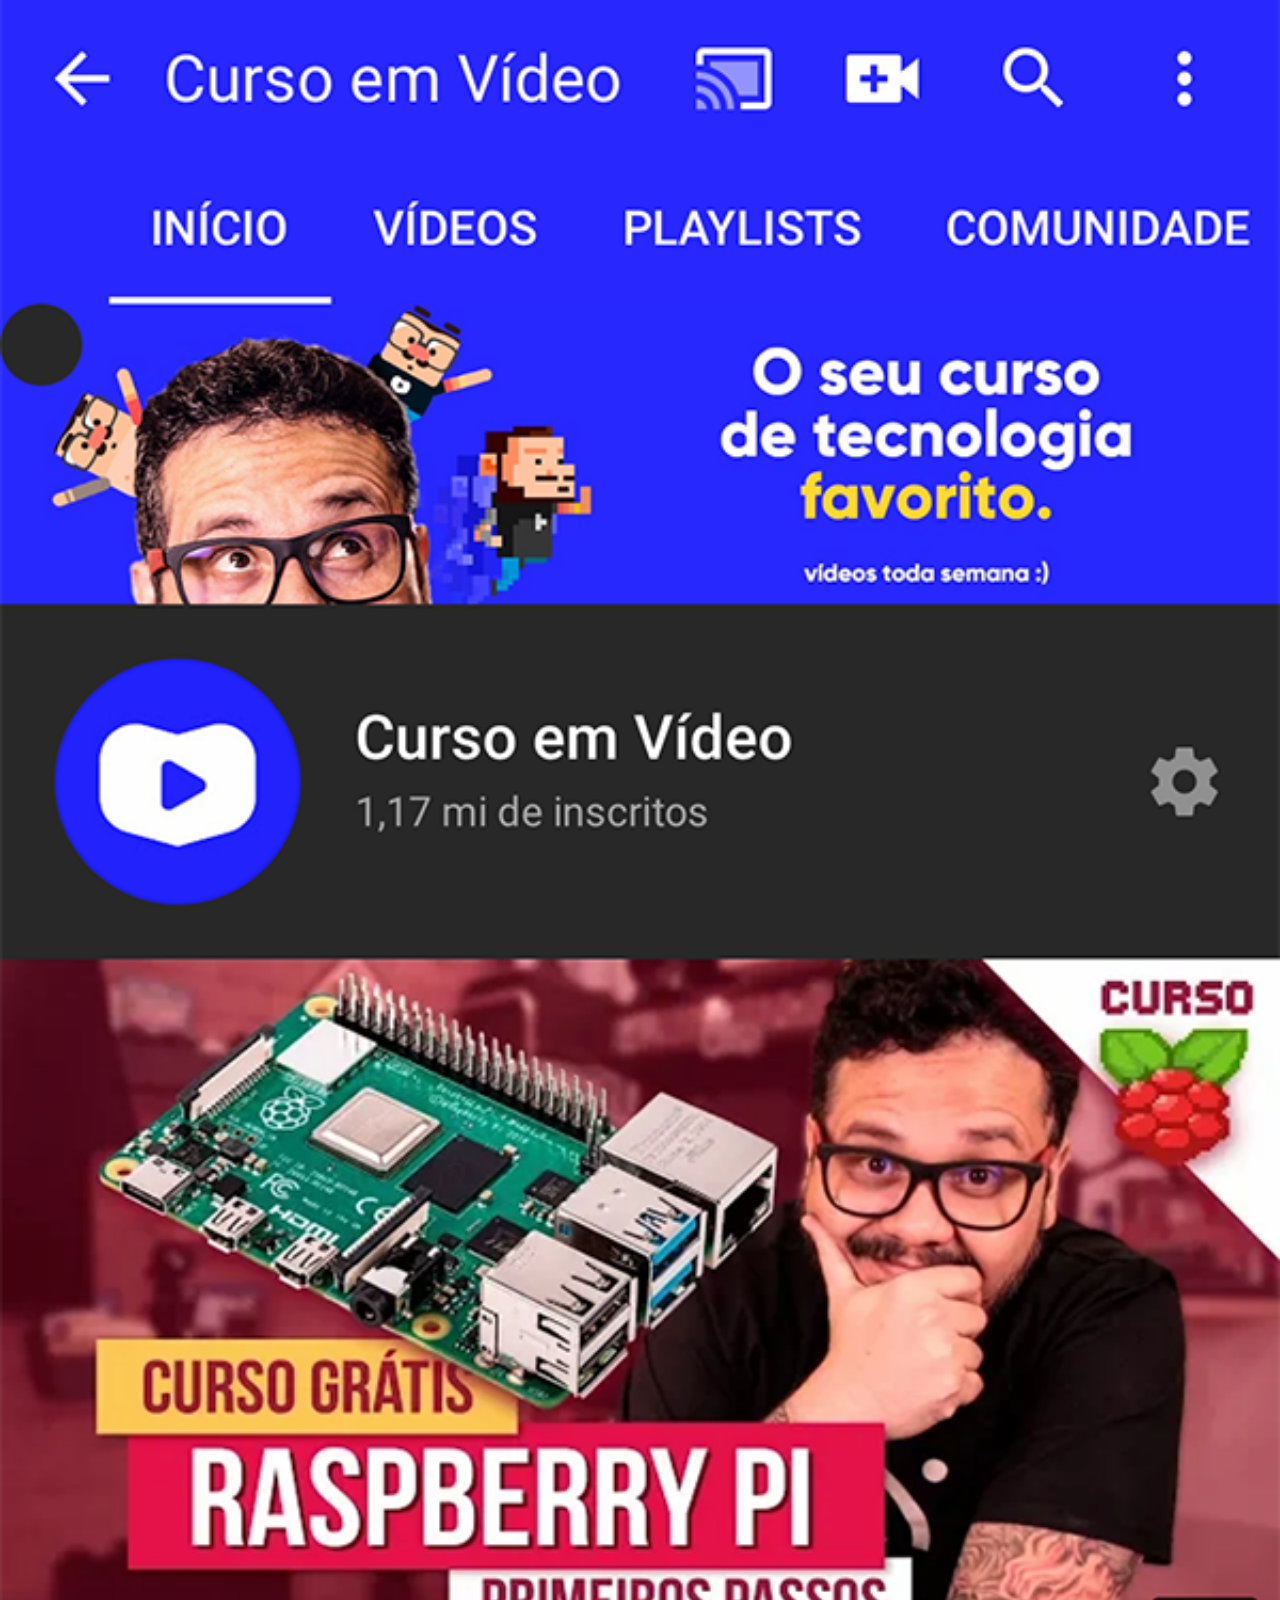
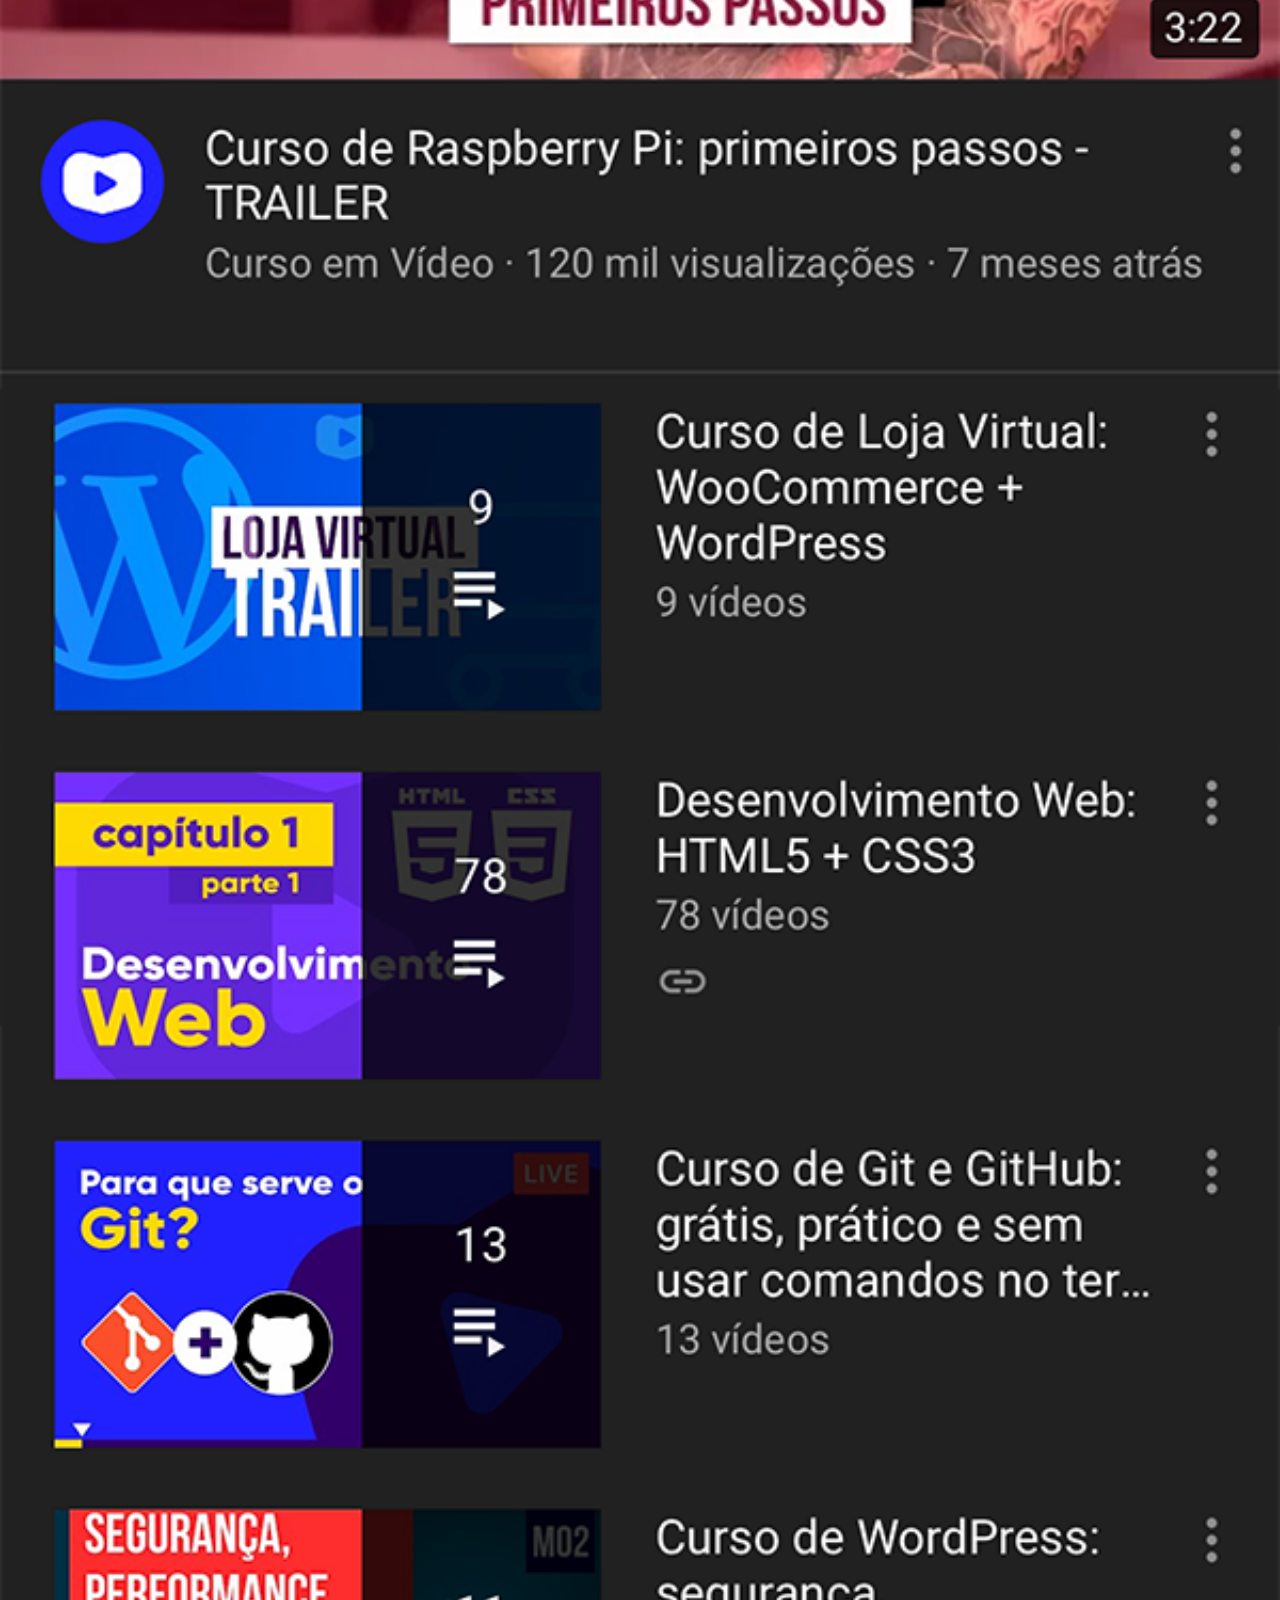
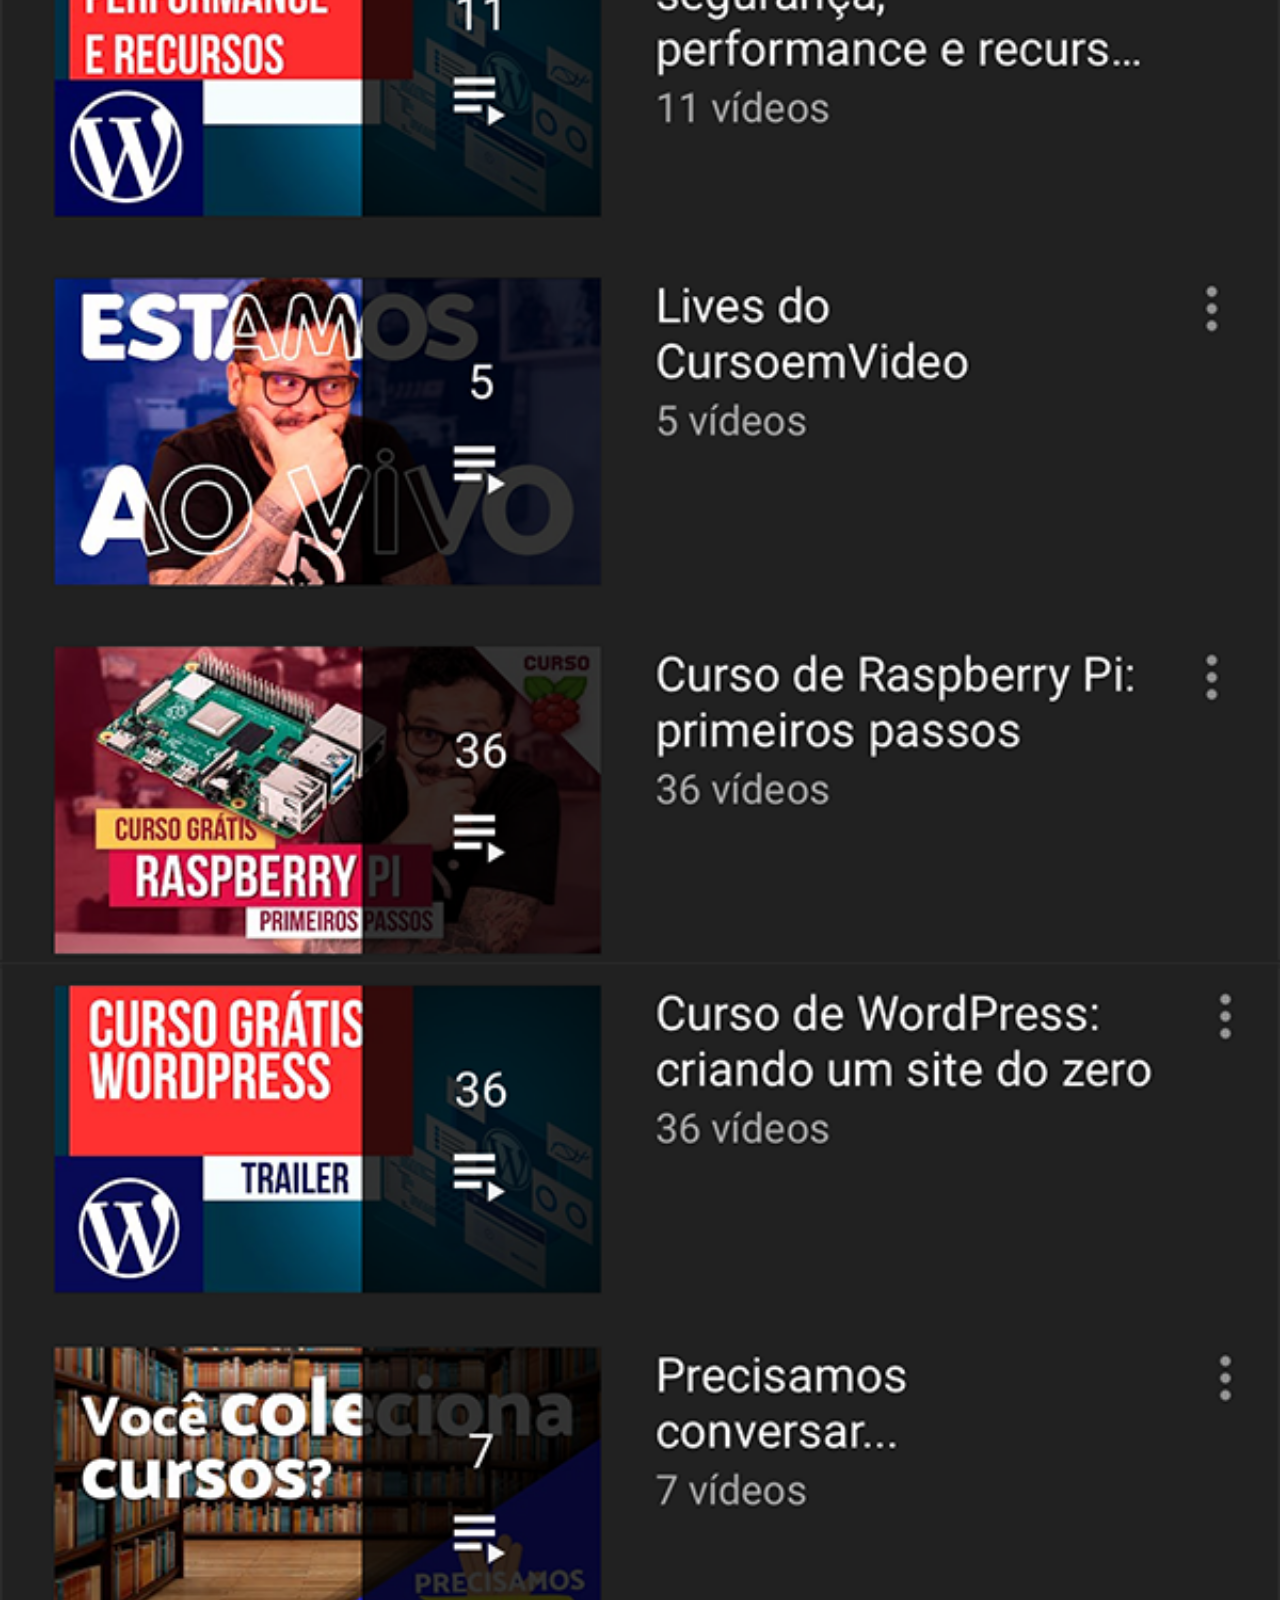
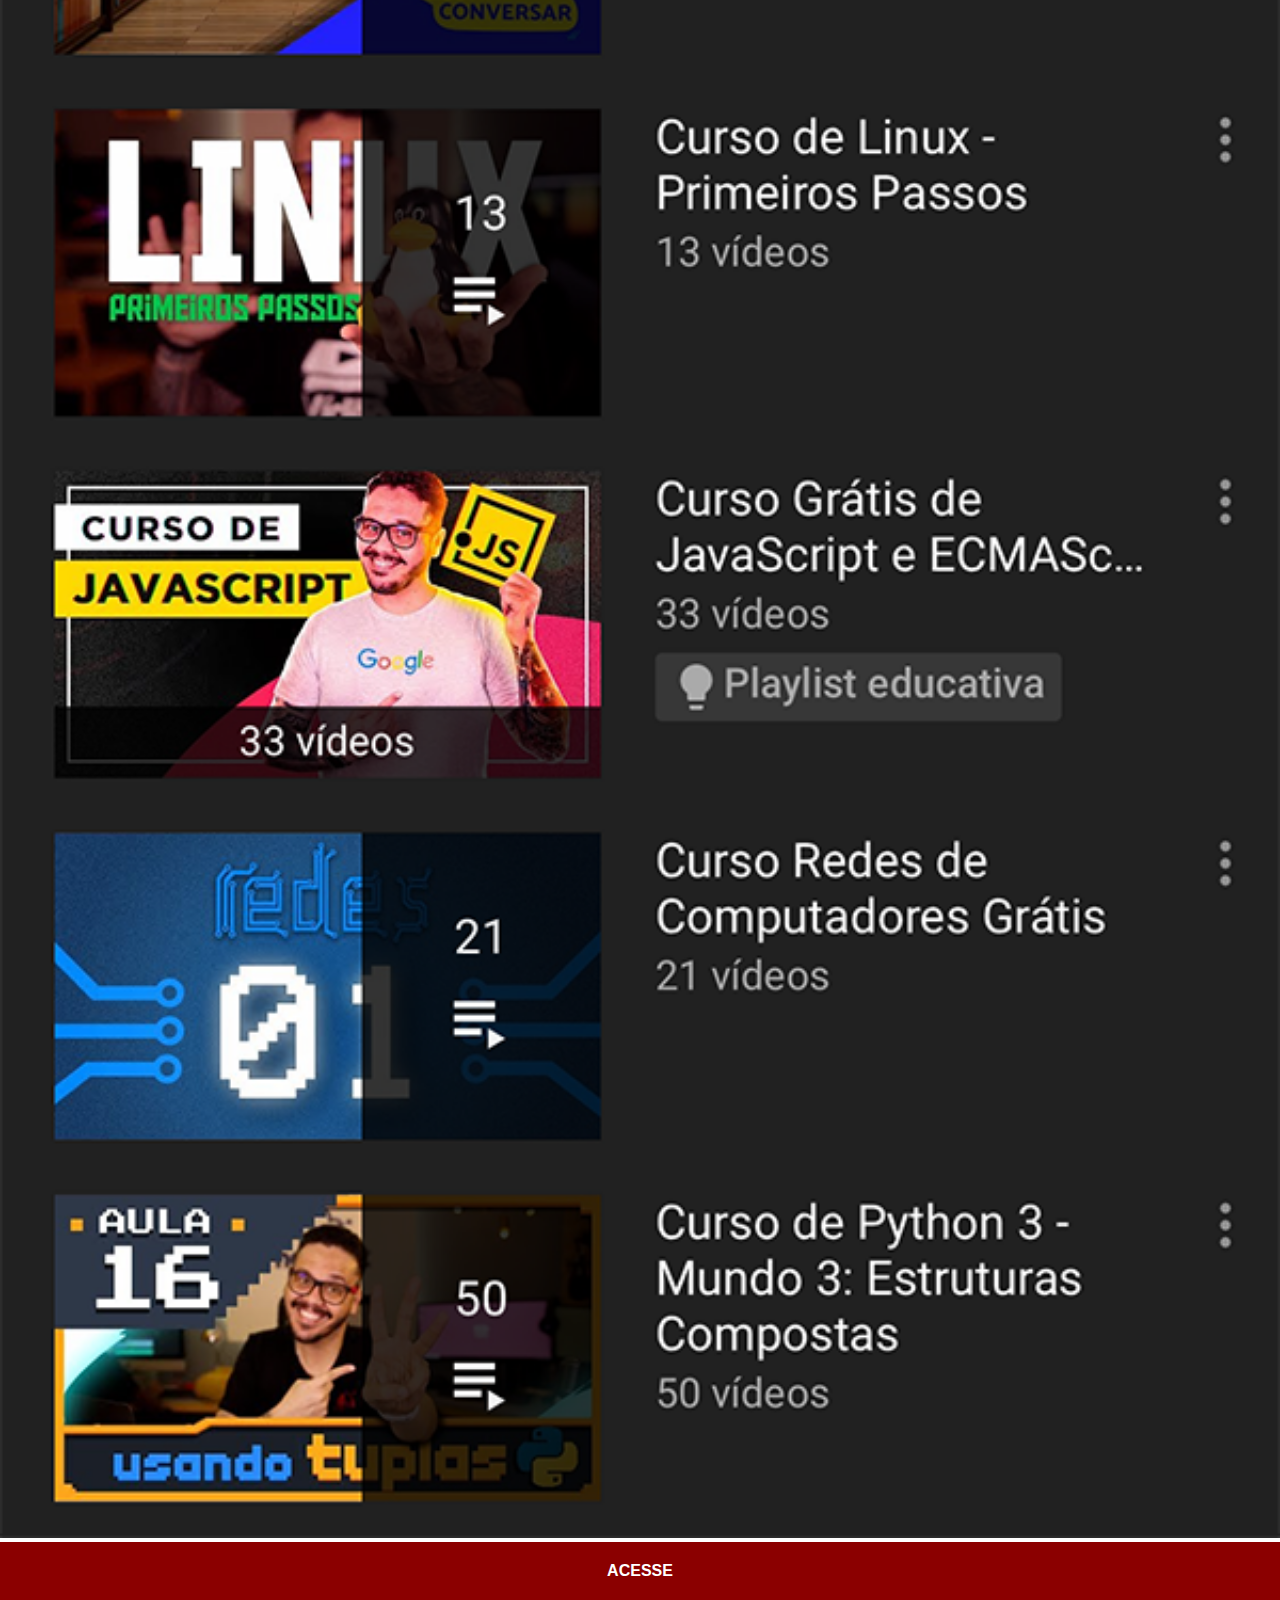
<file: youtube.html>
<!DOCTYPE html>
<html lang="pt-br">
<head>
    <meta charset="UTF-8">
    <meta http-equiv="X-UA-Compatible" content="IE=edge">
    <meta name="viewport" content="width=device-width, initial-scale=1.0">
    <title>youtube</title>

    <link rel="stylesheet" href="estilo/social.css">
</head>
<body>
    <img src="imagens/tela-youtube.png" alt="youtube"><a href="https://youtube.com" target="_blank">ACESSE</a>
</body>
</html>
</file>
<file: estilo/style.css>
@charset "UTF-8";

* {
    margin: 0px;
    padding: 0px;
    font-family: Arial, Helvetica, sans-serif;
}

html, body {
    height: 100vh;
    width: 100vw;
    background-color: black;
}

main {
    position: relative;
    height: 100vh;
}

body {
    background: url(../imagens/fundo-madeira.jpg) no-repeat top center;
    background-size: cover;
    background-attachment: fixed;
}
#telefone {
    position: absolute;
    top: 50%;
    left: 50%;
    transform: translate(-50%, -50%);

    height: 627px;
    width: 311px;
    background:url(../imagens/frame-iphone.png) no-repeat;
}

iframe#tela {
    position: relative;
    top: 80px;
    left: 22px;
    width: 267px;
    height: 471px;
}

section#redes-sociais img {
    width: 50px;
    margin: 10px;
    border-radius: 50%;
    box-shadow:  2px 2px 5px rgba(0, 0, 0, 0.415);
    box-sizing: border-box;
}

section#redes-sociais {
    text-align: right;
}

section#redes-sociais img:hover {
    border: 2px solid rgba(255, 255, 255, 0.58);
    transform: translate(-3px, -3px);
    box-shadow: 5px 5px 10px rgba(0, 0, 0, 0.552);
    transition: transform .3s, border .5s;
}
</file>
<file: estilo/social.css>
@charset "UTF-8";

* {
    margin: 0px;
    padding: 0px;
    font-family: Arial, Helvetica, sans-serif;
}

::-webkit-scrollbar {
    width: 0px;
    height: 0px;
}

a:hover {
    background-color: red;
} 

img {
    width: 100vw;
}

a {
    display: block;
    background-color: darkred;
    padding: 20px;
    text-align: center;
    font-weight: bolder;
    text-decoration: none;
    color: white;
}
</file>
